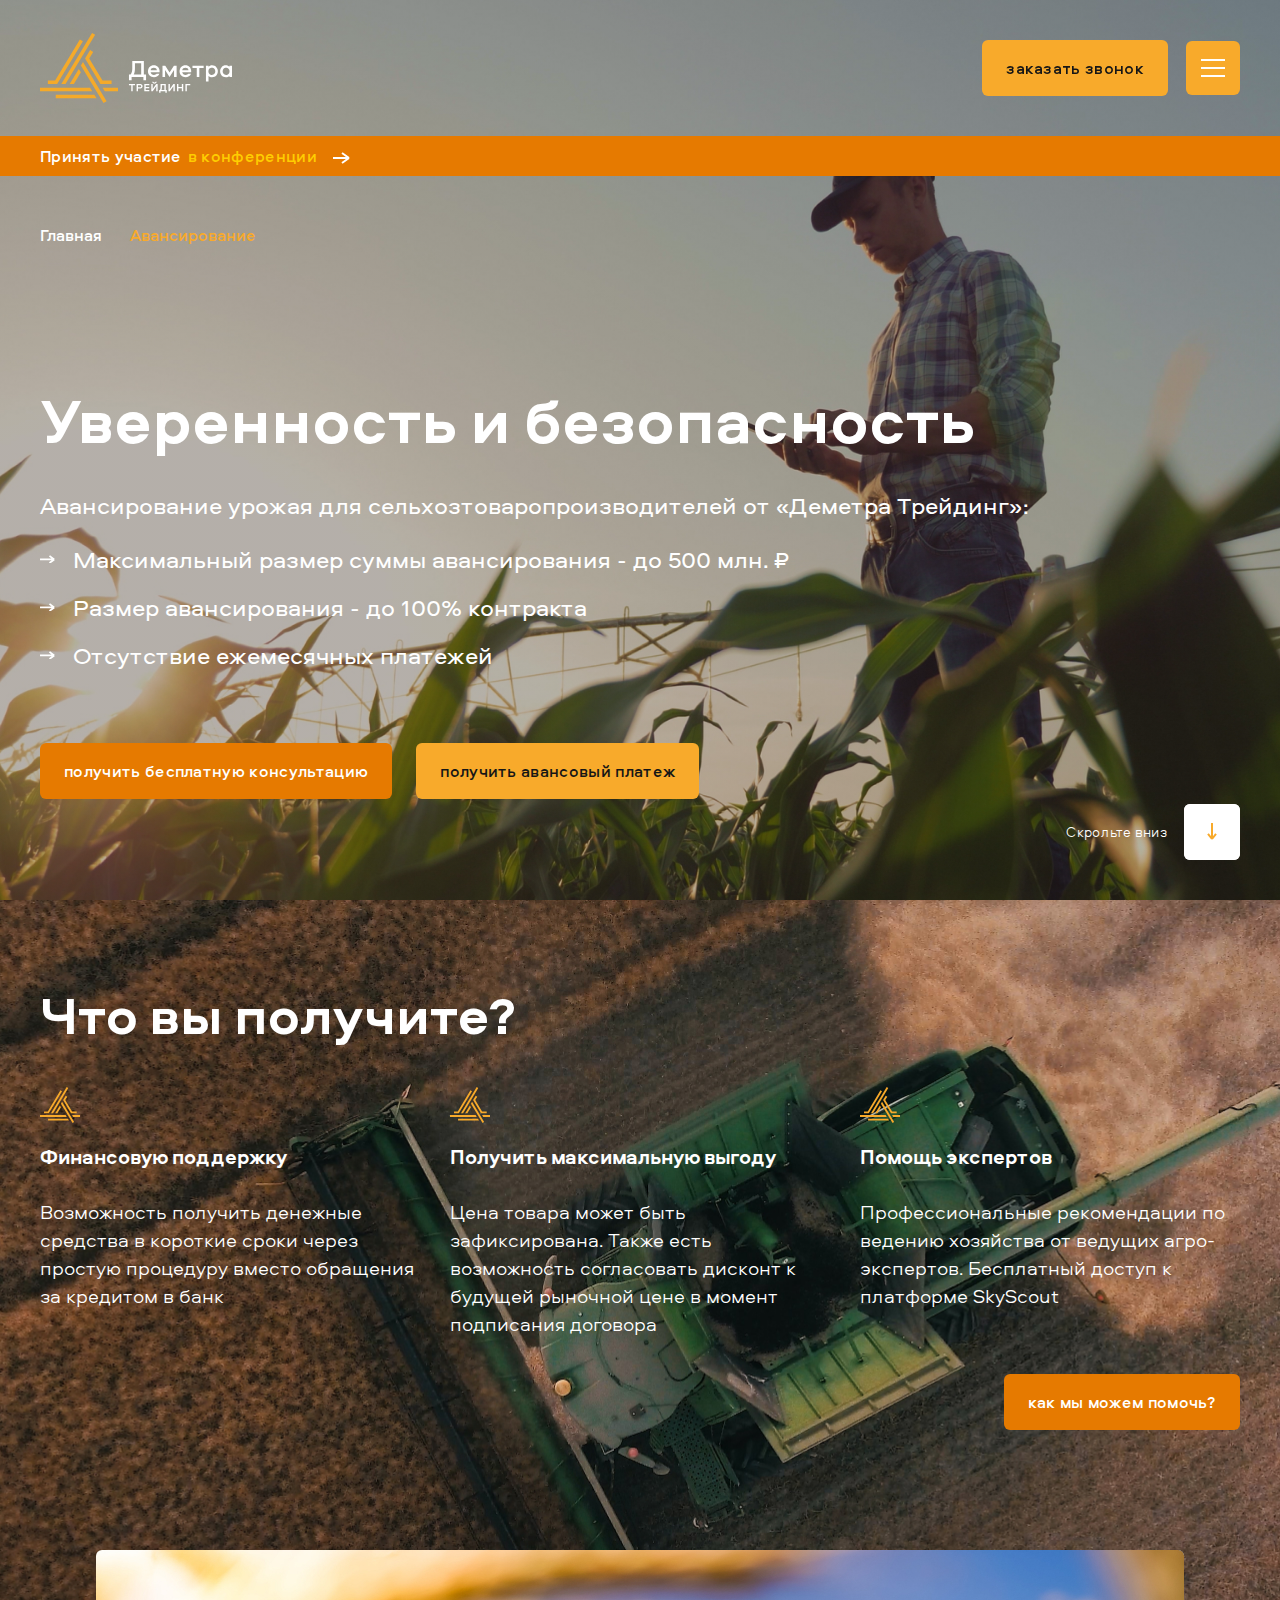
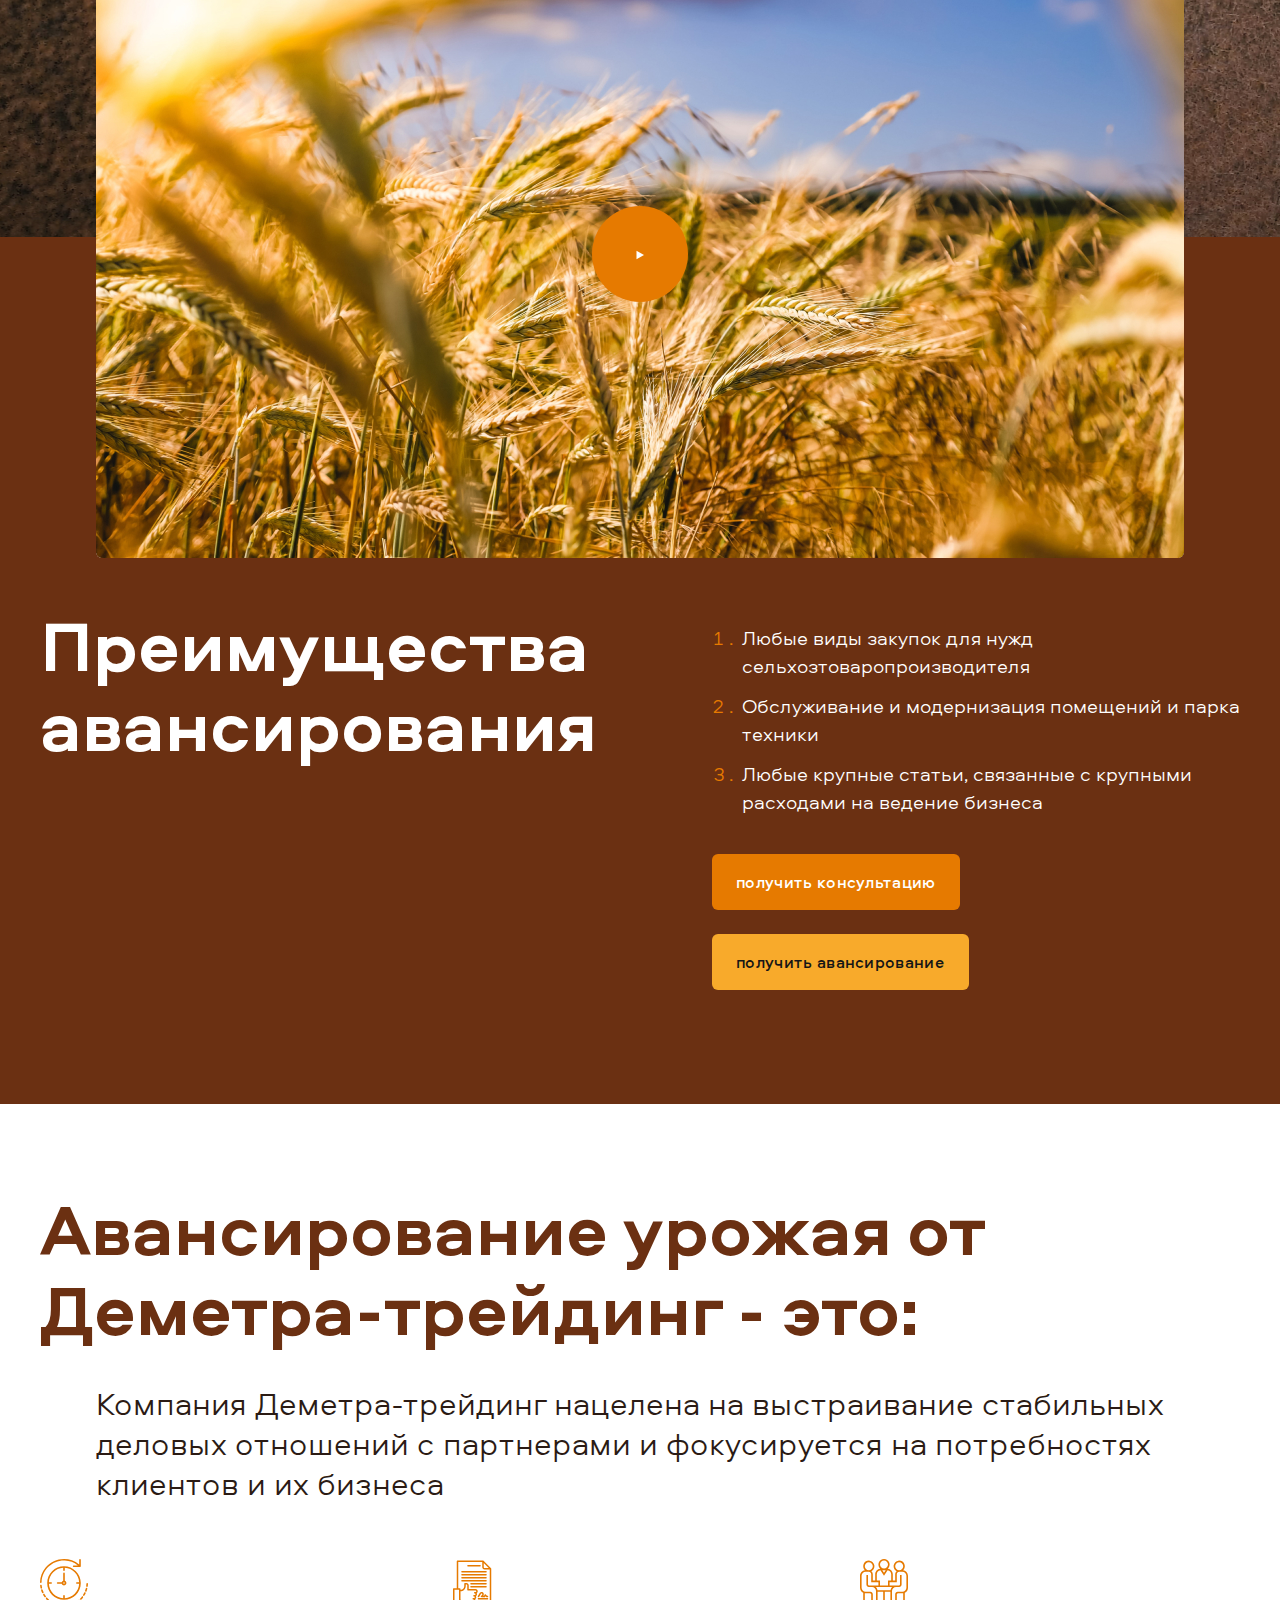
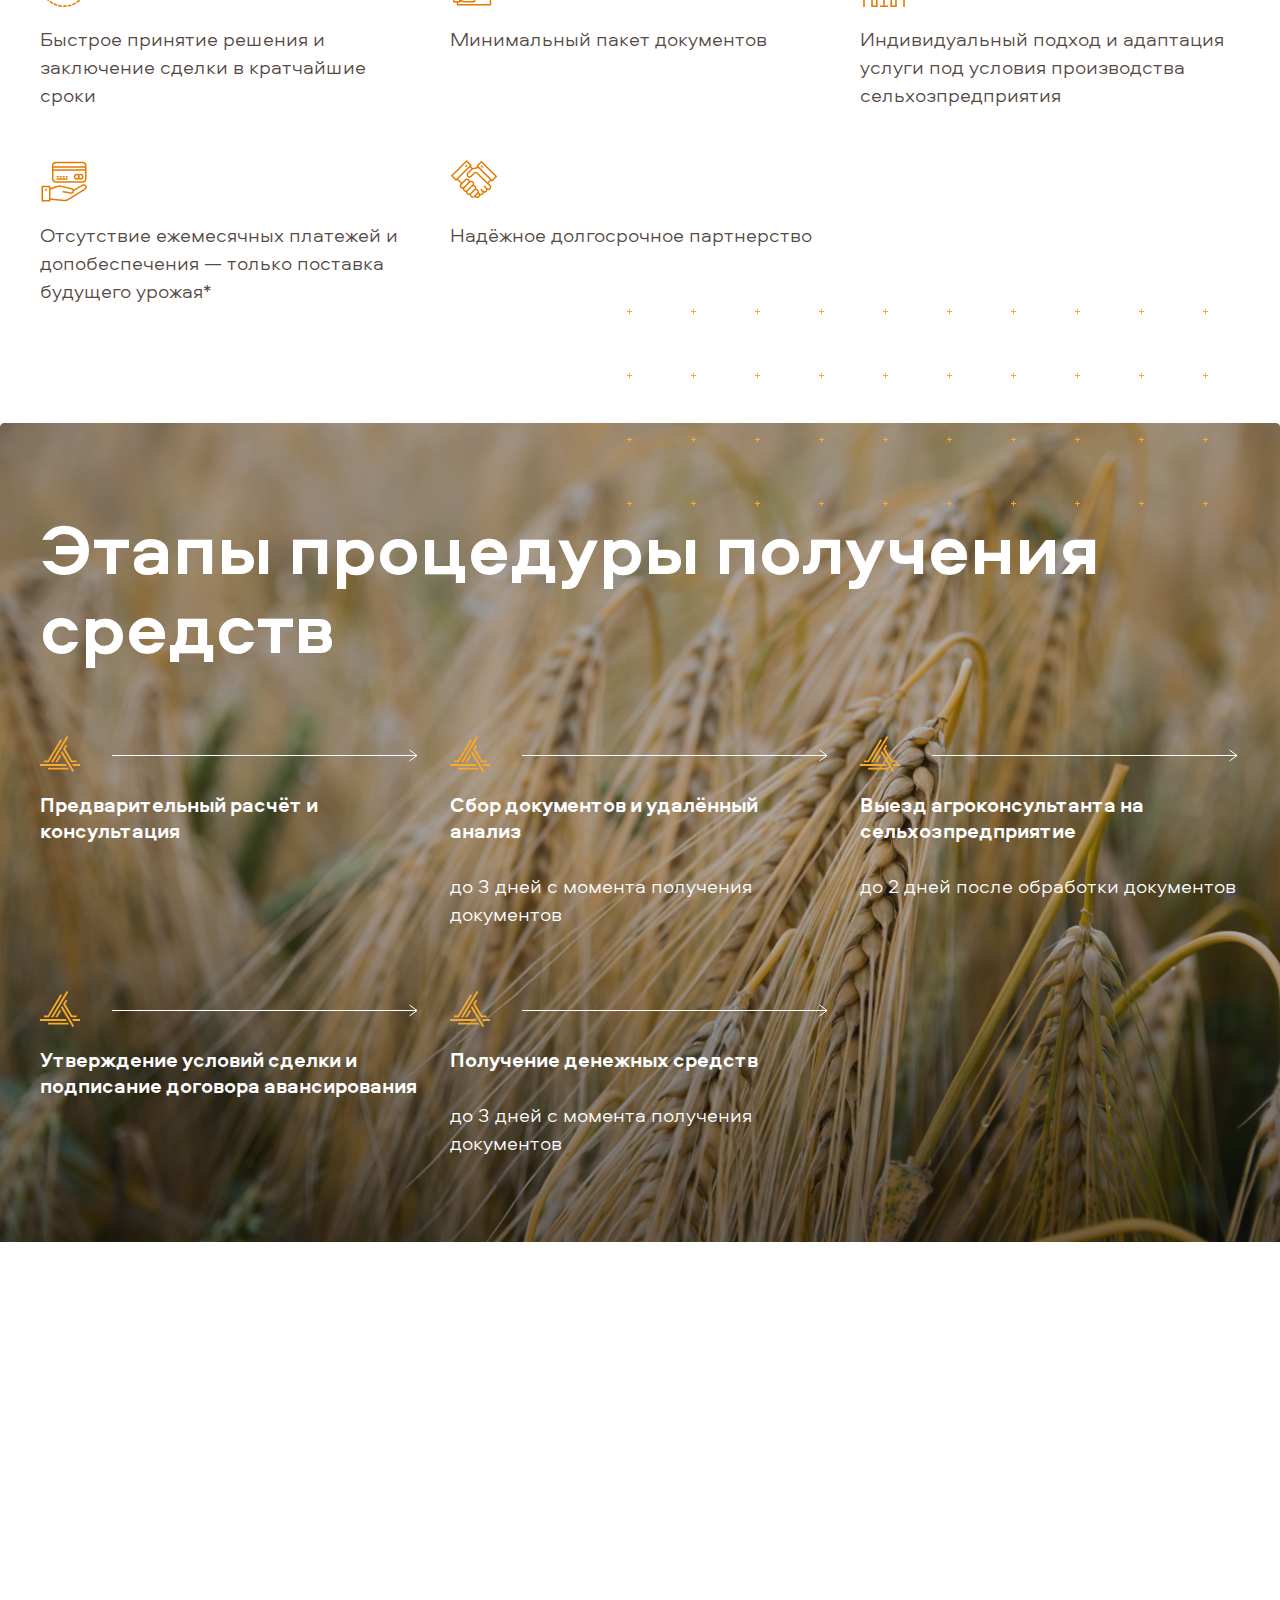
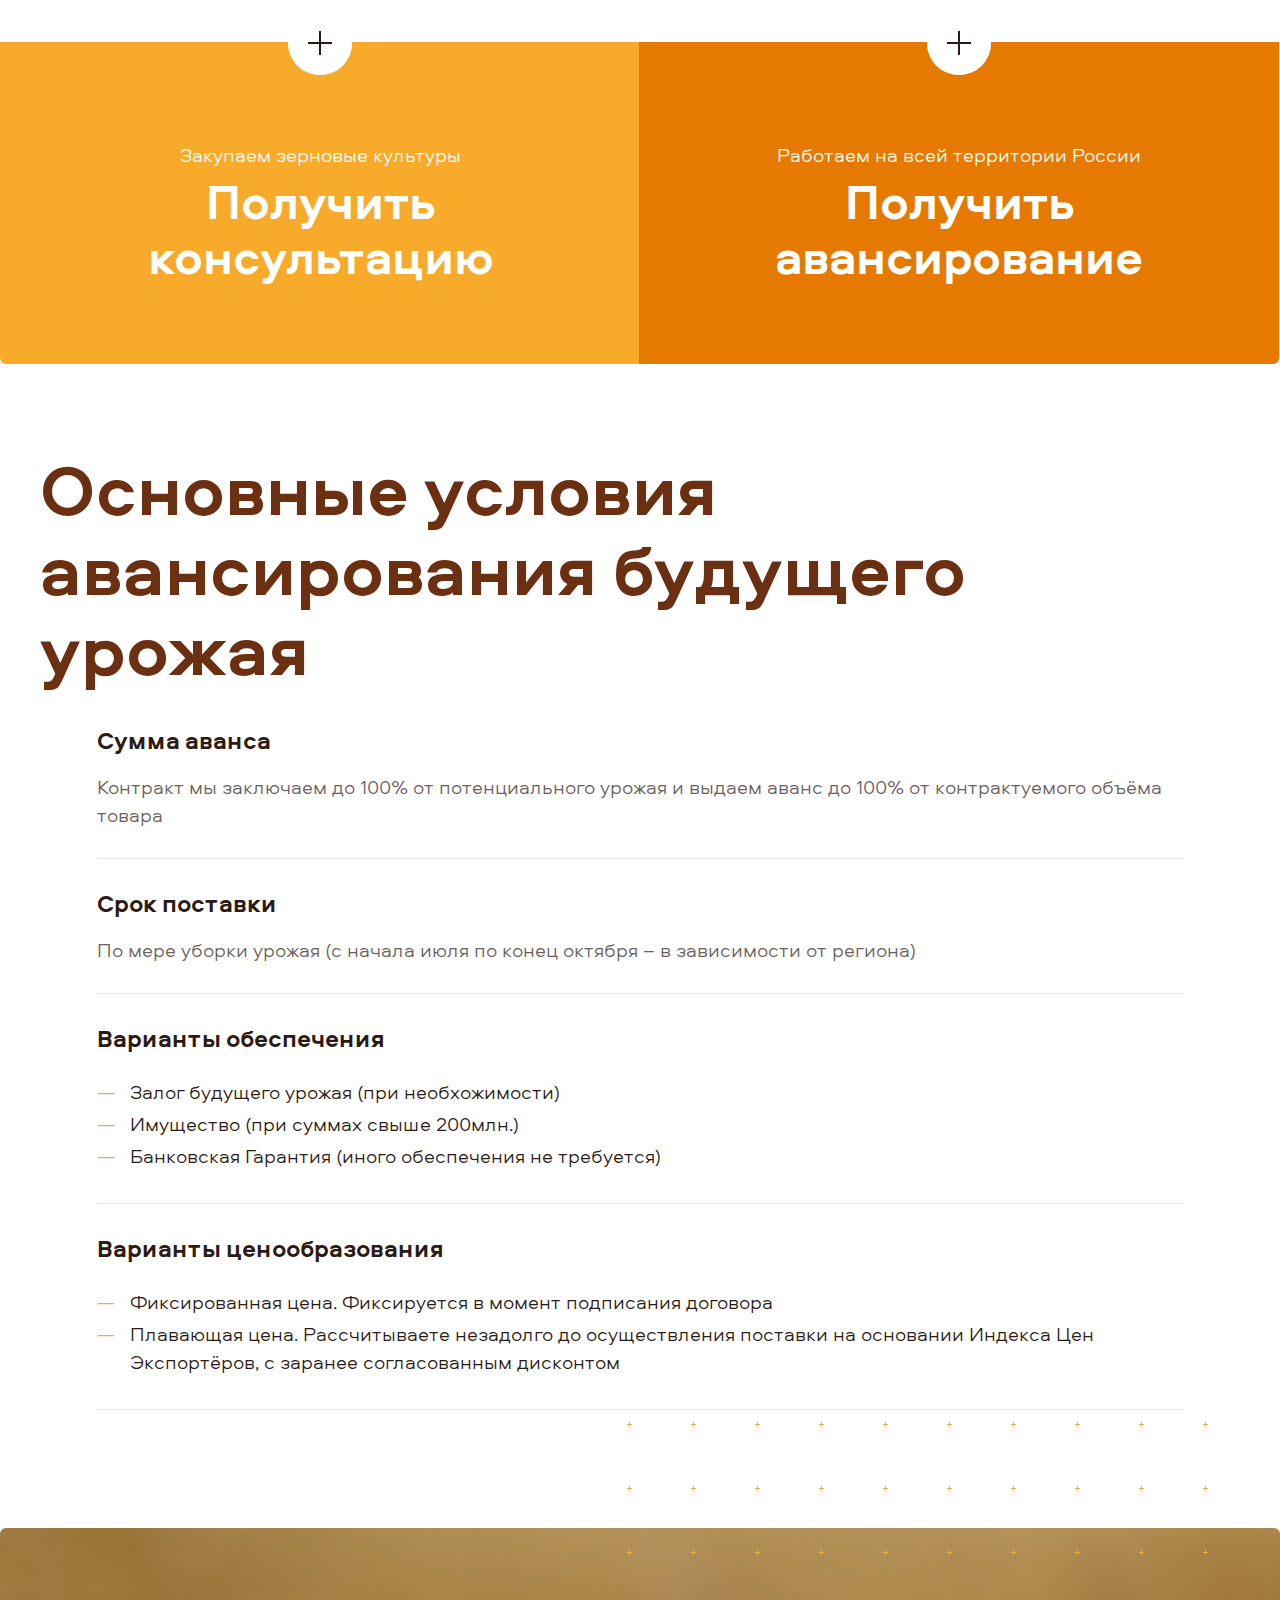
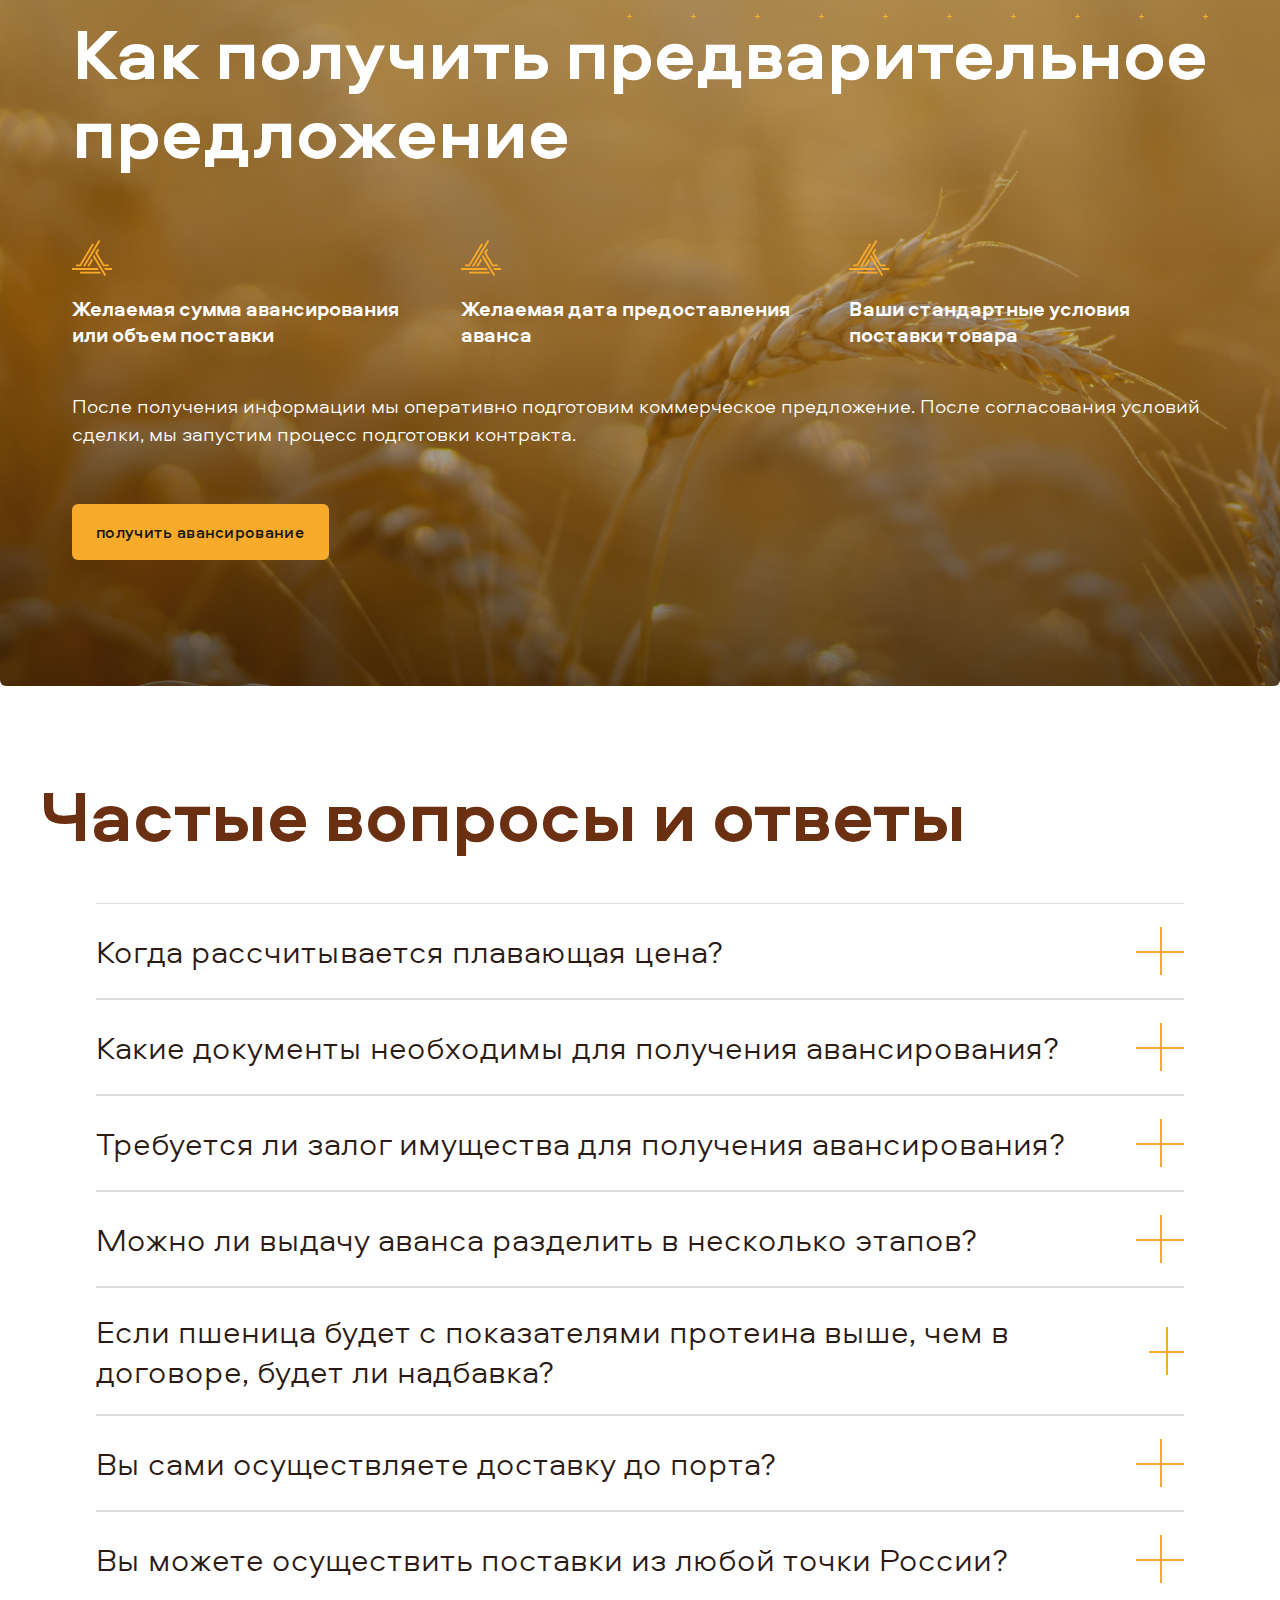
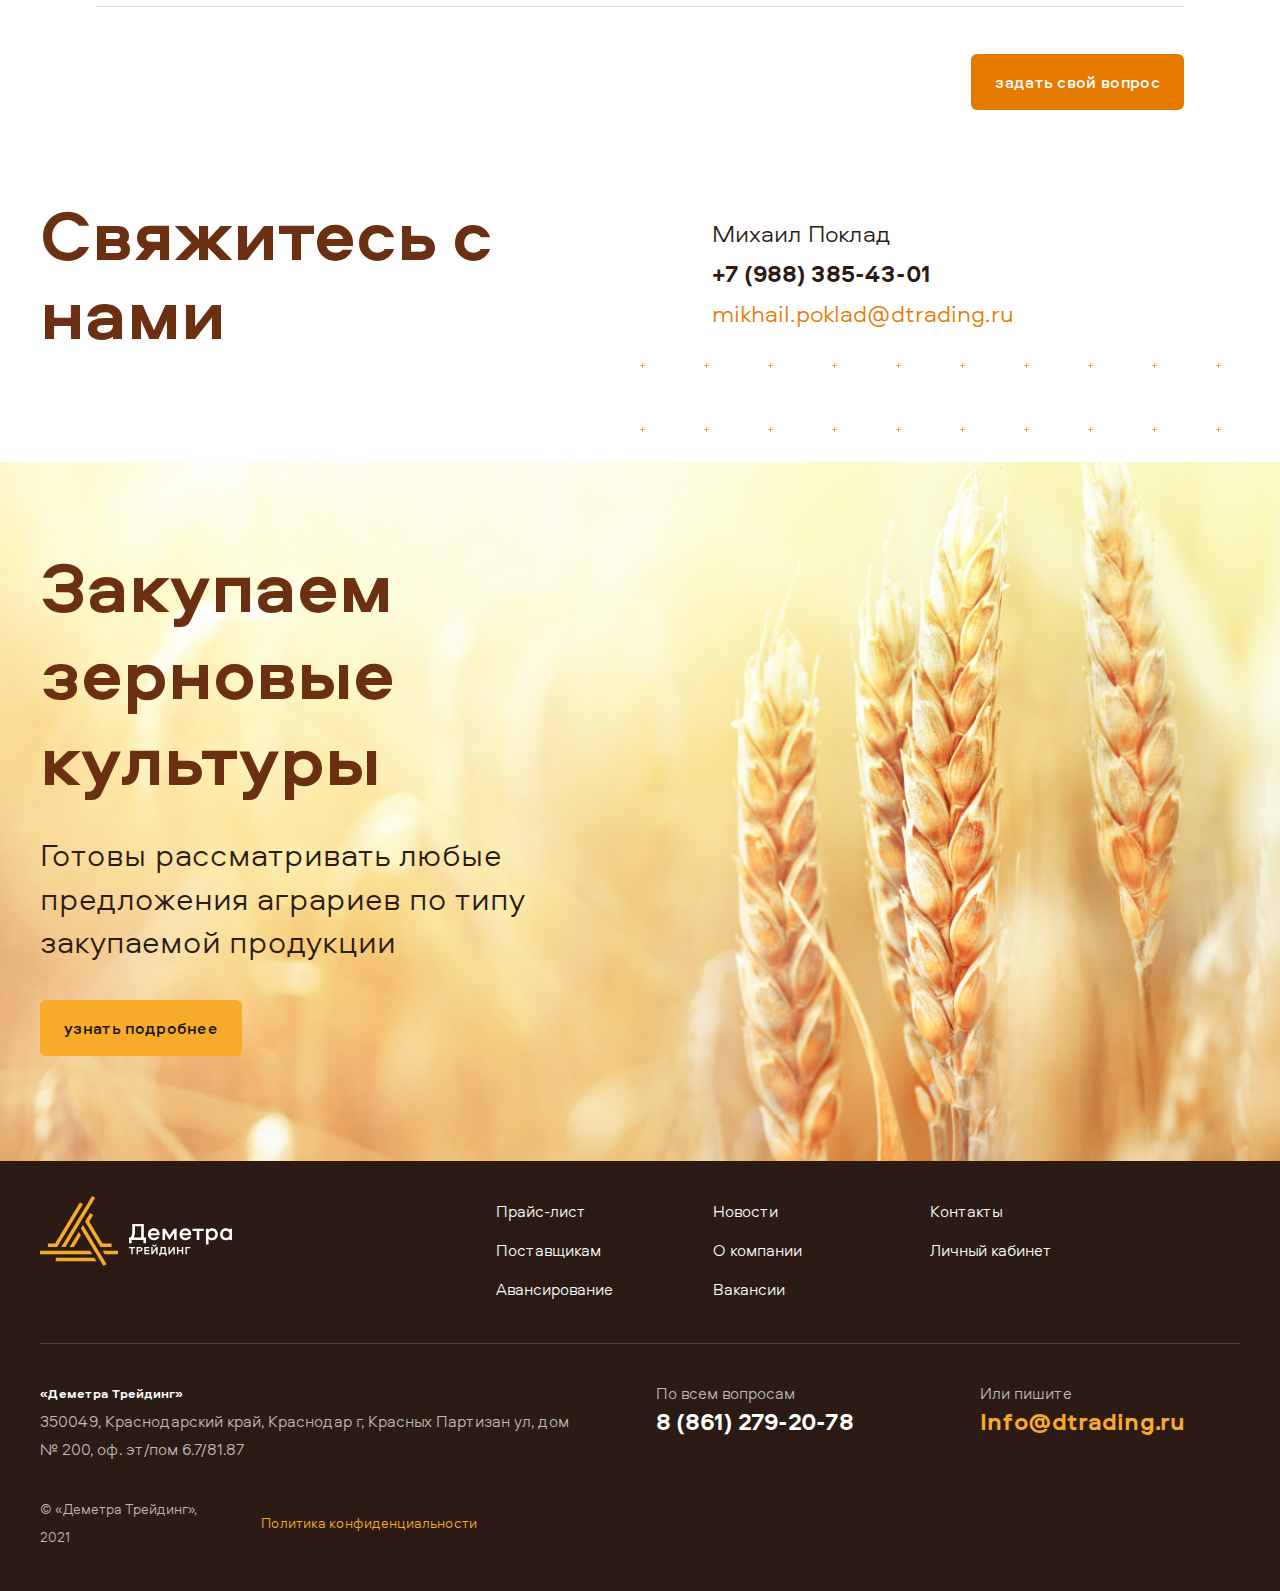
<file: index.html>
<!doctype html>
<html lang="ru">

<head>
  <!-- мета  -->
  <meta charset="UTF-8">
  <meta name="viewport" content="width=device-width, initial-scale=1.0">
  <meta http-equiv="X-UA-Compatible" content="ie=edge">
  <meta name="format-detection" content="telephone=no">
  <!-- фавиконка -->
  <link rel="icon" href="libs/favicons/favicon.ico" type="image/x-icon">
  <!-- поисковая оптимизация  -->
  <title>Авансирование урожая для сельхоз производителей от "Деметра Трейдинг"</title>
  <meta name="description"
    content="Авансирование урожая от «Деметра Трейдинг» - это выстраивание стабильных деловых отношений с партнерами и фокус на потребностях клиентов и их бизнеса.">
  <!-- стили -->
  <link rel="stylesheet" href="css/normalize.css">
  <link rel="stylesheet" href="css/main.css">
  <!-- отдельные стили для новой страницы  -->
  <link rel="stylesheet" href="css/advance.css">

</head>

<body class="home home--advance">
  <header class="header">
    <div class="wrapper wrapper--flex">
      <div class="header__wrapper">
        <!-- лого  -->
        <a href="#" class="header__logo logo">
          <img class="logo__image" src="img/logo-rus--wh.svg" alt="логотип" loading="lazy">
        </a>

        <!-- навигация  -->
        <nav class="header__navigation nav">
          <ul class="nav__list">
            <li class="nav__item"><a href="./price.html" class="nav__link">Прайс-лист</a></li>
            <li class="nav__item"><a href="./suppliers.html" class="nav__link">Поставщикам</a></li>
            <li class="nav__item"><a href="#" class="nav__link">Авансирование</a></li>
            <li class="nav__item"><a href="./news.html" class="nav__link">Новости</a></li>
            <li class="nav__item"><a href="./about.html" class="nav__link">О компании</a></li>
            <li class="nav__item"><a href="./vacancy.html" class="nav__link">Вакансии</a></li>
            <li class="nav__item"><a href="./contacts.html" class="nav__link">Контакты</a></li>
          </ul>

          <a href="#" class="button button--icon button--account" aria-label="Личный кабинет"><span>Личный
              кабинет</span>
          </a>

        </nav>

        <div class="header__buttons-group">
          <a href="javascript:;" class="button btn" data-path="dialog-window-callback"><span>Заказать звонок</span></a>

          <button class="button button-menu" type="button" aria-label="Кнопка меню">
            <span class="button-menu__toggle"></span>
          </button>
        </div>
      </div>
    </div>
    <div class="decorate-line">
      <div class="wrapper">
        <p>Принять участие <a href="javascript:;" class="btn" data-path="dialog-window-vebinar"> в конференции
            <svg width="18" height="12" viewBox="0 0 18 12" fill="none" xmlns="http://www.w3.org/2000/svg">
              <path d="M0 6H16M16 6L9 1M16 6L9 11" stroke="white" stroke-width="2" />
            </svg>

          </a></p>
      </div>
    </div>
  </header>
  <main class="main">

    <h1 class="visually-hidden">Уверенность и безопасность</h1>


    <section class="hero hero--no-slider">
      <article class="hero__slider-item">

        <div class="breadcrumbs wrapper">
          <div class="container">
            <ul class="breadcrumbs__list">
              <li class="breadcrumbs__item">
                <a href="./home.html" class="breadcrumbs__link">Главная</a>
              </li>
              <li class="breadcrumbs__item">
                <a class="breadcrumbs__link">Авансирование</a>
              </li>
            </ul>
          </div>
        </div>

        <div class="wrapper">
          <div class="container">

            <div class="hero__slider-top">
              <h2 class="hero__title">Уверенность и безопасность</h2>
            </div>


            <p class="hero__text-part hero__text-part--mod">Авансирование урожая для сельхозтоваропроизводителей от
              «Деметра Трейдинг»:</p>
            <ul class="hero__text-list list-reset">
              <li>Максимальный размер суммы авансирования - до 500 млн. ₽</li>
              <li>Размер авансирования - до 100% контракта</li>
              <li>Отсутствие ежемесячных платежей</li>
            </ul>

            <div class="content__links-wrapper">
              <a href="javascript:;" class="button button--mod-2 btn" data-path="dialog-window-callback"><span>получить бесплатную консультацию</span></a>
              <a href="javascript:;" class="button btn" data-path="dialog-window-payment"><span>получить авансовый платеж</span></a>
            </div>

          </div>
        </div>
      </article>

      <div class="hero__bottom">
        <div class="wrapper">
          <div class="container">

            <div class="hero__scroll">

              <span class="hero__label">Скрольте вниз</span>

              <button class="button button--arrow">
                <svg class="arrow" width="18" height="10" viewBox="0 0 18 10" fill="none"
                  xmlns="http://www.w3.org/2000/svg">
                  <path d="M0 5L16.0002 5M16.0002 5L10.8891 9M16.0002 5L10.8891 1" stroke-width="2" />
                  <path class="arrow__tail" d="M0 5L7 5" stroke-width="2" />
                </svg>
              </button>

            </div>
          </div>
        </div>
      </div>

    </section>

    <section class="what-you-get">
      <div class="wrapper">
        <div class="container">
          <h2 class="what-you-get__title title">Что вы получите?</h2>
          <ul class="what-you-get__list list-reset">
            <li>
              <span>Финансовую поддержку</span>
              <p>Возможность получить денежные средства в короткие сроки через простую процедуру вместо обращения за
                кредитом в банк</p>
            </li>
            <li>
              <span>Получить максимальную выгоду</span>
              <p>Цена товара может быть зафиксирована. Также есть возможность согласовать дисконт к будущей рыночной
                цене в момент подписания договора</p>
            </li>
            <li>
              <span>Помощь экспертов</span>
              <p>Профессиональные рекомендации по ведению хозяйства от ведущих агро-экспертов. Бесплатный доступ к
                платформе SkyScout</p>
            </li>
          </ul>

          <div class="content__links-wrapper">
            <a href="#" class="button button--mod-2"><span>как мы можем помочь?</span></a>
          </div>

          <div class="video-box">
            <button class="button btn" data-path="dialog-window-video">
              <span><svg width="8" height="10" viewBox="0 0 8 10" fill="none" xmlns="http://www.w3.org/2000/svg">
                  <path d="M8 5L0.5 9.33013L0.5 0.669872L8 5Z" fill="white" />
                </svg>
              </span>
            </button>
          </div>

        </div>

      </div>
    </section>

    <section class="advant-advances">
      <div class="wrapper">
        <div class="container">
          <h2 class="title">Преимущества авансирования</h2>
          <div class="advant-advances__wrap">
            <ol>
              <li>Любые виды закупок для нужд сельхозтоваропроизводителя</li>
              <li>Обслуживание и модернизация помещений и парка техники</li>
              <li>Любые крупные статьи, связанные с крупными расходами на ведение бизнеса</li>
            </ol>

            <div class="content__links-wrapper">
              <a href="javascript:;" class="button button--mod-2 btn" data-path="dialog-window-callback"><span>получить консультацию</span></a>
              <a href="javascript:;" class="button btn" data-path="dialog-window-advance"><span>получить авансирование</span></a>
            </div>
          </div>
        </div>
      </div>
    </section>

    <section class="simple-cont">
      <div class="wrapper">
        <div class="container">
          <h2 class="title">Авансирование урожая от Деметра-трейдинг - это:</h2>
          <p class="subtitle">Компания Деметра-трейдинг нацелена на выстраивание стабильных деловых отношений с
            партнерами и фокусируется на потребностях клиентов и их бизнеса
          </p>

          <ul class="simple-cont__flex-list list-reset">
            <li>
              <img src="img/icons/simple-cont-1.svg" alt="">
              <p>Быстрое принятие решения и заключение сделки в кратчайшие сроки</p>
            </li>
            <li>
              <img src="img/icons/simple-cont-2.svg" alt="">
              <p>Минимальный пакет документов</p>
            </li>
            <li>
              <img src="img/icons/simple-cont-3.svg" alt="">
              <p>Индивидуальный подход и адаптация услуги под условия производства сельхозпредприятия</p>
            </li>
            <li>
              <img src="img/icons/simple-cont-4.svg" alt="">
              <p>Отсутствие ежемесячных платежей и допобеспечения — только поставка будущего урожая*</p>
            </li>
            <li>
              <img src="img/icons/simple-cont-5.svg" alt="">
              <p>Надёжное долгосрочное партнерство</p>
            </li>
          </ul>
        </div>
      </div>
    </section>

    <section class="steps-funds">
      <div class="wrapper">
        <div class="container">
          <h2 class="title">Этапы процедуры получения средств</h2>

          <ul class="steps-funds__list list-reset">
            <li>
              <div class="dec-arrow">
                <img src="img/logo/1.svg" alt="">
                <span>
                  <svg width="25" height="13" viewBox="0 0 25 13" fill="none" xmlns="http://www.w3.org/2000/svg">
                    <path d="M0.5 6.5H24M24 6.5L16.5116 1M24 6.5L16.5116 12" stroke="white" />
                  </svg>
                </span>
              </div>
              <div class="steps-funds__txt-wrap">
              <strong>Предварительный расчёт и консультация</strong>
            </div>
            </li>
            <li>
              <div class="dec-arrow">
                <img src="img/logo/1.svg" alt="">
                <span>
                  <svg width="25" height="13" viewBox="0 0 25 13" fill="none" xmlns="http://www.w3.org/2000/svg">
                    <path d="M0.5 6.5H24M24 6.5L16.5116 1M24 6.5L16.5116 12" stroke="white" />
                  </svg>
                </span>
              </div>
              <div class="steps-funds__txt-wrap">
                <strong>Сбор документов и удалённый анализ</strong>
              <p>до 3 дней с момента получения документов</p>
              </div>
              
            </li>
            <li>
              <div class="dec-arrow">
                <img src="img/logo/1.svg" alt="">
                <span>
                  <svg width="25" height="13" viewBox="0 0 25 13" fill="none" xmlns="http://www.w3.org/2000/svg">
                    <path d="M0.5 6.5H24M24 6.5L16.5116 1M24 6.5L16.5116 12" stroke="white" />
                  </svg>
                </span>
              </div>
              <div class="steps-funds__txt-wrap">
              <strong>Выезд агроконсультанта на сельхозпредприятие</strong>
              <p>до 2 дней после обработки документов</p>
            </div>
            </li>
            <li>
              <div class="dec-arrow">
                <img src="img/logo/1.svg" alt="">
                <span>
                  <svg width="25" height="13" viewBox="0 0 25 13" fill="none" xmlns="http://www.w3.org/2000/svg">
                    <path d="M0.5 6.5H24M24 6.5L16.5116 1M24 6.5L16.5116 12" stroke="white" />
                  </svg>
                </span>
              </div>
              <div class="steps-funds__txt-wrap">
              <strong>Утверждение условий сделки и подписание договора авансирования</strong>
            </div>
            </li>
            <li>
              <div class="dec-arrow">
                <img src="img/logo/1.svg" alt="">
                <span>
                  <svg width="25" height="13" viewBox="0 0 25 13" fill="none" xmlns="http://www.w3.org/2000/svg">
                    <path d="M0.5 6.5H24M24 6.5L16.5116 1M24 6.5L16.5116 12" stroke="white" />
                  </svg>
                </span>
              </div>
              <div class="steps-funds__txt-wrap">
              <strong>Получение денежных средств</strong>
              <p>до 3 дней с момента получения документов</p>
              </div>
            </li>
          </ul>
        </div>
      </div>
    </section>

    <section class="promo">
      <h2 class="visually-hidden">Сотрудничество и консультации</h2>

      <ul class="promo__list">
        <li class="promo__item">
          <img src="img/promo/1.jpg" alt="фото" class="promo__img" width="920" height="576" loading="lazy">
          <a href="javascript:;" class="promo__details btn" data-path="dialog-window-callback">
            <h3 class="promo__title">Закупаем зерновые культуры</h3>
            <p class="promo__text">Получить консультацию</p>
            <span class="button-round">
              <div class="cbk-phone-circle"></div>
              <div class="cbk-phone-second_circle"></div>
              <div class="cbk-phone-third_circle"></div>
            </span>
          </a>
        </li>
        <li class="promo__item promo__item--mod">
          <img src="img/promo/2.jpg" alt="фото" class="promo__img" width="920" height="576" loading="lazy">
          <a href="javascript:;" class="promo__details promo__details--mod btn" data-path="dialog-window-advance">
            <h3 class="promo__title">Работаем на всей территории России</h3>
            <p class="promo__text">Получить авансирование</p>
            <span class="button-round">
              <div class="cbk-phone-circle"></div>
              <div class="cbk-phone-second_circle"></div>
              <div class="cbk-phone-third_circle"></div>
            </span>
          </a>
        </li>
      </ul>

    </section>

    <section class="simple-cont">
      <div class="wrapper">
        <div class="container">
          <h2 class="title title--mod">Основные условия авансирования будущего урожая</h2>

          <ul class="simple-cont__list list-reset">
            <li class="simple-cont__item">
              <strong>Сумма аванса</strong>
              <p>Контракт мы заключаем до 100% от потенциального урожая и выдаем аванс до 100% от контрактуемого объёма
                товара</p>
            </li>
            <li class="simple-cont__item">
              <strong>Срок поставки</strong>
              <p>По мере уборки урожая (с начала июля по конец октября – в зависимости от региона)</p>
            </li>
            <li class="simple-cont__item">
              <strong>Варианты обеспечения</strong>
              <ul class="simple-cont__sublist">
                <li>Залог будущего урожая (при необхожимости)</li>
                <li>Имущество (при суммах свыше 200млн.)</li>
                <li>Банковская Гарантия (иного обеспечения не требуется)</li>
              </ul>
            </li>
            <li class="simple-cont__item">
              <strong>Варианты ценообразования</strong>
              <ul class="simple-cont__sublist">
                <li>Фиксированная цена. Фиксируется в момент подписания договора</li>
                <li>Плавающая цена. Рассчитываете незадолго до осуществления поставки на основании Индекса Цен
                  Экспортёров, с заранее согласованным дисконтом</li>
              </ul>
            </li>
          </ul>
        </div>
      </div>
    </section>

    <section class="steps-funds steps-funds--mod">
      <div class="wrapper">
        <div class="container">
          <h2 class="title">Как получить предварительное предложение</h2>

          <ul class="steps-funds__list list-reset">
            <li>
              <div class="dec-arrow">
                <img src="img/logo/1.svg" alt="">
              </div>
              <strong>Желаемая сумма авансирования или объем поставки</strong>
            </li>
            <li>
              <div class="dec-arrow">
                <img src="img/logo/1.svg" alt="">

              </div>
              <strong>Желаемая дата предоставления аванса</strong>

            </li>
            <li>
              <div class="dec-arrow">
                <img src="img/logo/1.svg" alt="">

              </div>
              <strong>Ваши стандартные условия поставки товара</strong>
            </li>
          </ul>

          <p class="just-text">После получения информации мы оперативно подготовим коммерческое предложение. После
            согласования условий сделки, мы запустим процесс подготовки контракта.</p>

          <div class="content__links-wrapper">
            <a href="javascript:;" class="button btn" data-path="dialog-window-advance"><span>получить авансирование</span></a>
          </div>
        </div>
      </div>
    </section>

    <section class="faq-sect">
      <div class="wrapper">
        <div class="container">
          <h2 class="faq-sect__title title">Частые вопросы и ответы</h2>

          <div class="faq-sect__list">
            <div class="price-content__elevator custom-accordion custom-accordion--top">
              <button class="custom-accordion__button">
                <h3 class="faq-sect__question">Когда рассчитывается плавающая цена?</h3>
                <span class="button-plus"></span>
              </button>
              <div class="custom-accordion__content faq-sect__ansver">
                <p>Цена без НДС поставляемого по Заказу Товара определяется в рублях за тонну:</p>
                <p>по следующей или иной указанной в Заказе формуле («Расчетная Цена» или «РЦ»):</p>
                <h3>Расчетная Цена = БЦ – ТР – Дисконт, где:</h3>
                <ol type="I">
                  <li>Базовая цена (“БЦ”) – среднее арифметическое цен без НДС на соответствующую дату в течение периода
                    времени, указанного в соответствующем Заказе («Период публикации БЦ»), указанных в прайс листах на
                    следующих сайтах:
                    <ul>
                      <li><a href="https://www.cargill.ru/ru/каргилл-россия-прайс-лист-ksk" target="_blank">сайт Группы Cargill</a>, используется цена на пшеницу 4 класса, протеин 12.5% мин, пункт выгрузки -
                        терминал
                        КСК, действующая на 12-00 московского времени соответствующего дня Периода публикации БЦ;</li>
                      <li><a href="https://www.glencoreagro.ru/ru/price-list/Pages/Taman.aspx"  target="_blank">сайт Группы Glencore</a>, используется цена на пшеницу 4 класса, протеин 12.5% мин, пункт выгрузки -
                        терминал
                        Тамань, действующая на 12-00 московского времени соответствующего дня Периода публикации БЦ;</li>
                      <li><a href="https://www.mgresources.ru/price/" target="_blank">сайт Покупателя</a>, используется цена на пшеницу 4 класса, протеин 12.5% мин, пункт выгрузки
                        терминал НЗТ,
                        действующая на 12-00 московского времени соответствующего дня Периода публикации БЦ; и</li>
                      <li><a href="http://ozk-yug.ru/pao_nkkhp" target="_blank">сайт ООО «ОЗК-Юг»</a>, используется цена на пшеницу 4 класса, протеин 12.5% мин, пункт выгрузки
                        терминал НКХП,
                        действующая на 12-00 московского времени соответствующего дня Периода публикации БЦ.</li>
                    </ul>
                    <h3>При этом:</h3>
                    <ul>
                      <li>если на соответствующую дату в течение Периода публикации БЦ цены опубликованы на всех сайтах,
                        указанных
                        выше (здесь и ниже, или, в случаях, если такая информация на них более не публикуется - на иных
                        сайтах,
                        где такая информация такими компаниями/группами компаний публикуется), то БЦ определяется как
                        среднее из
                        двух цен, после исключения самой высокой и самой низкой цены; при совпадении самой высокой или
                        самой
                        низкой цены на нескольких сайтах, вычитание производится таким образом, чтобы остались две цены
                        для
                        вычисления среднего значения; в случае если все цены совпадают, то усреднение/вычитание не
                        требуется и не
                        производится;</li>
                      <li>если на соответствующую дату в течение Периода публикации БЦ цены опубликованы только на трех
                        сайтах из
                        указанных выше, то БЦ определяется как среднее из всех трех цен;</li>
                      <li>если на соответствующую дату в течение Периода публикации БЦ Ц цены опубликованы только на двух
                        сайтах из
                        указанных выше, то БЦ определяется как среднее двух цен;</li>
                      <li>если если на соответствующую дату в течение Периода публикации БЦ цены опубликованы только на
                        одном сайте
                        из указанных выше или вообще не публиковались, то БЦ определяется как цена, указанная в последнем
                        доступном на дату, предшествующую дате начала Периода публикации БЦ, отчете ИКАР «ИКАР. Зерно.
                        Оперативный
                        обзор».</li>
                    </ul>
                    <h3>Базисом БЦ является CPT Новороссийск/Тамань/Туапсе, протеин 12,5%.</h3>
                  </li>
                  <li>ТР – транспортные расходы на перевозку Товара от места его передачи Покупателю до места,
                    используемого
                    в качестве базиса для расчета БЦ, включая расходы на выпуск карантинных сертификатов, потери в пути и
                    экспедирование, в указанном в Заказе размере (любое неотрицательное число, в Заказе вместо
                    фиксированной
                    величины может быть указан способ определения ТР на соответствующую дату).
                  </li>
                  <li>Дисконт – сумма скидки в рублях за тонну, указанная в Заказе.</li>
                </ol>
              </div>
            </div>
  
            <div class="price-content__elevator custom-accordion">
              <button class="custom-accordion__button">
                <h3 class="faq-sect__question">Какие документы необходимы для получения авансирования?</h3>
                <span class="button-plus"></span>
              </button>
              <div class="custom-accordion__content faq-sect__ansver">
                <h3>Ознакомьтесь со списком необходимых документов:</h3>
                <ul>
                  <li><a href="./upload/anketa-new.docx" download="">Анкета контрагента</a></li>
                  <li><a href="./upload/otv-new.doc" download="">Письмо об ответственности общее</a></li>
                  <li><a href="./upload/spravka.xlsx" download="">Приложение 1_Справка по текущим обязательствам клиента</a></li>
                  <li><a href="./upload/spisok-dokumentov-ot-SHTP-avans.docx" download="">Список документов от СХТП - аванс</a></li>
                </ul>
              </div>
            </div>
  
            <div class="price-content__elevator custom-accordion">
              <button class="custom-accordion__button">
                <h3 class="faq-sect__question">Требуется ли залог имущества для получения авансирования?</h3>
                <span class="button-plus"></span>
              </button>
              <div class="custom-accordion__content faq-sect__ansver">
                <p>При сумме авансирования до 200 млн., обеспечения в виде имущества не требуется.</p>
              </div>
            </div>
  
            <div class="price-content__elevator custom-accordion">
              <button class="custom-accordion__button">
                <h3 class="faq-sect__question">Можно ли выдачу аванса разделить в несколько этапов?</h3>
                <span class="button-plus"></span>
              </button>
              <div class="custom-accordion__content faq-sect__ansver">
                <p>Да, при расчёте Дисконта мы можем проставить даты транша на те периоды, когда они вам будут необходимы.</p>
              </div>
            </div>
  
            <div class="price-content__elevator custom-accordion">
              <button class="custom-accordion__button">
                <h3 class="faq-sect__question">Если пшеница будет с показателями протеина выше, чем в договоре, будет ли надбавка?</h3>
                <span class="button-plus"></span>
              </button>
              <div class="custom-accordion__content faq-sect__ansver">
                <p>В Заказе может быть предусмотрена надбавка/скидка к цене Товара для случаев, когда фактическое содержание протеина или иного параметра поставленного товара, для которого в заказе установлено базисное значение отличается от такого базисного значения.</p>
              </div>
            </div>
  
            <div class="price-content__elevator custom-accordion">
              <button class="custom-accordion__button">
                <h3 class="faq-sect__question">Вы сами осуществляете доставку до порта?</h3>
                <span class="button-plus"></span>
              </button>
              <div class="custom-accordion__content faq-sect__ansver">
                <p>В рамках данного продукты мы используем Базисы поставки: EXW;CPT;FCA; в случае, если СХТП находится в ЮФО, то мы можем осуществить доставку «со склада». В иных случаях, Вы можете воспользоваться услугами элеватора, а мы в свою очередь организуем ЖД логистику.</p>
                <p>Список уже аккредитованных элеваторов <a href="./upload/spisok_elevatorov.pdf" target="_blank">Здесь</a>.</p>
              </div>
            </div>
  
            <div class="price-content__elevator custom-accordion custom-accordion--last">
              <button class="custom-accordion__button">
                <h3 class="faq-sect__question">Вы можете осуществить поставки из любой точки России?</h3>
                <span class="button-plus"></span>
              </button>
              <div class="custom-accordion__content faq-sect__ansver">
                <p>Да, мы работаем по всей территории РФ.</p>
              </div>
            </div>

            <div class="content__links-wrapper">
              <a href="javascript:;" class="button button--mod-2 btn" data-path="dialog-window-callback"><span>задать свой вопрос</span></a>
            </div>
          </div>

        </div>
      </div>
    </section>

    <section class="cont-us">
      <div class="wrapper">
        <div class="container">
          <div class="cont-us__left">
            <h2 class="title">Свяжитесь с нами</h2>
          </div>
          <div class="cont-us__details">
            <p class="cont-us__name">Михаил Поклад</p>
            <a class="cont-us__tel" href="tel:+79883854301">+7 (988) 385-43-01</a>
            <a class="cont-us__mail" href="mailto:mikhail.poklad@dtrading.ru">mikhail.poklad@dtrading.ru</a>
          </div>
        </div>
      </div>
    </section>

    <section class="selling-block">
      <img class="selling-block__picture" src="img/bg/hotline-2.jpg" alt="фоновая картинка">
      <div class="wrapper">
        <div class="selling-block__content">
          <h2 class="title title--mod">Закупаем зерновые культуры</h2>
          <p class="content__subtile">Готовы рассматривать любые предложения аграриев по типу закупаемой продукции</p>
          <a href="javascript:;" class="button btn" data-path="dialog-window-callback"><span>Узнать подробнее</span></a>
        </div>
      </div>
    </section>

  </main>

  <!-- модальные окна  -->
  <div class="modals">
    <div class="modal-overlay">

      <!-- заказать звонок  -->
      <section class="modal" data-target="dialog-window-callback">

        <h3 class="modal__title title title--mod">Заказать звонок</h3>

        <form class="custom-form" action="">

          <div class="custom-form__items-wrapper">

            <p class="custom-form__item">
              <label for="custom-name">ФИО</label>
              <input type="text" name="name" id="custom-name">
            </p>
            <p class="custom-form__item">
              <label for="custom-tel">Телефон</label>
              <input type="email" name="tel" id="custom-tel">
            </p>

          </div>

          <div class="g-recaptcha" data-sitekey="">
            <img src="img/recapcha.jpg" alt="рекапча">
          </div>

          <div class="custom-form__footer">
            <label class="custom-form__label custom-form__label--accept">

              <input class="visually-hidden" type="checkbox" name="confirm" checked="">

              <span class="custom-form__politic">Я принимаю условия <a href="javascript:;">Политики конфиденциальности</a></span>
            </label>
          </div>

          <button class="form__button button button--arrow" type="submit"><span>отправить</span>
            <svg class="arrow" width="18" height="10" viewBox="0 0 18 10" fill="none"
              xmlns="http://www.w3.org/2000/svg">
              <path d="M0 5L16.0002 5M16.0002 5L10.8891 9M16.0002 5L10.8891 1" stroke-width="2"></path>
              <path class="arrow__tail" d="M0 5L7 5" stroke-width="2"></path>
            </svg></button>


        </form>



        <button class="modal-close button" type="button">
          <span></span>
        </button>

      </section>

      <!-- принять участие в вебинаре  -->
      <section class="modal" data-target="dialog-window-vebinar">

        <h3 class="modal__title title title--mod">Принять участие в вебинаре</h3>

        <form class="custom-form" action="">

          <div class="custom-form__items-wrapper">

            <p class="custom-form__item">
              <label for="custom-name">ФИО</label>
              <input type="text" name="name" id="custom-name">
            </p>

            <p class="custom-form__item">
              <label for="custom-email">E-mail</label>
              <input type="email" name="email" id="custom-email">
            </p>

            <p class="custom-form__item">
              <label for="custom-tel">Телефон</label>
              <input type="email" name="tel" id="custom-tel">
            </p>

          </div>

          <div class="g-recaptcha" data-sitekey="">
            <img src="img/recapcha.jpg" alt="рекапча">
          </div>

          <div class="custom-form__footer">
            <label class="custom-form__label custom-form__label--accept">

              <input class="visually-hidden" type="checkbox" name="confirm" checked="">

              <span class="custom-form__politic">Я принимаю условия <a href="javascript:;">Политики конфиденциальности</a></span>
            </label>
          </div>

          <button class="form__button button button--arrow" type="submit"><span>отправить заявку</span>
            <svg class="arrow" width="18" height="10" viewBox="0 0 18 10" fill="none"
              xmlns="http://www.w3.org/2000/svg">
              <path d="M0 5L16.0002 5M16.0002 5L10.8891 9M16.0002 5L10.8891 1" stroke-width="2"></path>
              <path class="arrow__tail" d="M0 5L7 5" stroke-width="2"></path>
            </svg></button>


        </form>



        <button class="modal-close button" type="button">
          <span></span>
        </button>

      </section>

      <!-- Получить авансовый платеж  -->
      <section class="modal" data-target="dialog-window-payment">
        <h3 class="modal__title title title--mod">Получить авансовый платеж</h3>
        <form class="custom-form" action="">
          <div class="custom-form__items-wrapper">
            <p class="custom-form__item">
              <label for="custom-name">ФИО</label>
              <input type="text" name="name" id="custom-name">
            </p>

            <p class="custom-form__item">
              <label for="custom-email">E-mail</label>
              <input type="email" name="email" id="custom-email">
            </p>

            <p class="custom-form__item">
              <label for="custom-tel">Телефон</label>
              <input type="email" name="tel" id="custom-tel">
            </p>
          </div>

          <div class="g-recaptcha" data-sitekey="">
            <img src="img/recapcha.jpg" alt="рекапча">
          </div>

          <div class="custom-form__footer">
            <label class="custom-form__label custom-form__label--accept">
              <input class="visually-hidden" type="checkbox" name="confirm" checked="">
              <span class="custom-form__politic">Я принимаю условия <a href="javascript:;">Политики конфиденциальности</a></span>
            </label>
          </div>

          <button class="form__button button button--arrow" type="submit"><span>отправить заявку</span>
            <svg class="arrow" width="18" height="10" viewBox="0 0 18 10" fill="none"
              xmlns="http://www.w3.org/2000/svg">
              <path d="M0 5L16.0002 5M16.0002 5L10.8891 9M16.0002 5L10.8891 1" stroke-width="2"></path>
              <path class="arrow__tail" d="M0 5L7 5" stroke-width="2"></path>
            </svg></button>

        </form>



        <button class="modal-close button" type="button">
          <span></span>
        </button>

      </section>

      <!-- Получить авансирование  -->
      <section class="modal" data-target="dialog-window-advance">
        <h3 class="modal__title title title--mod">Получить авансирование</h3>
        <form class="custom-form" action="">
          <div class="custom-form__items-wrapper">
            <p class="custom-form__item">
              <label for="custom-name">ФИО</label>
              <input type="text" name="name" id="custom-name">
            </p>

            <p class="custom-form__item">
              <label for="custom-email">E-mail</label>
              <input type="email" name="email" id="custom-email">
            </p>

            <p class="custom-form__item">
              <label for="custom-tel">Телефон</label>
              <input type="email" name="tel" id="custom-tel">
            </p>
          </div>

          <div class="g-recaptcha" data-sitekey="">
            <img src="img/recapcha.jpg" alt="рекапча">
          </div>

          <div class="custom-form__footer">
            <label class="custom-form__label custom-form__label--accept">
              <input class="visually-hidden" type="checkbox" name="confirm" checked="">
              <span class="custom-form__politic">Я принимаю условия <a href="javascript:;">Политики конфиденциальности</a></span>
            </label>
          </div>

          <button class="form__button button button--arrow" type="submit"><span>отправить заявку</span>
            <svg class="arrow" width="18" height="10" viewBox="0 0 18 10" fill="none"
              xmlns="http://www.w3.org/2000/svg">
              <path d="M0 5L16.0002 5M16.0002 5L10.8891 9M16.0002 5L10.8891 1" stroke-width="2"></path>
              <path class="arrow__tail" d="M0 5L7 5" stroke-width="2"></path>
            </svg></button>

        </form>



        <button class="modal-close button" type="button">
          <span></span>
        </button>

      </section>


      <!-- посмотреть видео  -->
      <section class="modal modal--video" data-target="dialog-window-video">

        <iframe width="560" height="315" src="https://www.youtube.com/embed/IPdFY9MbvF8" title="YouTube video player"
          frameborder="0"
          allow="accelerometer; autoplay; clipboard-write; encrypted-media; gyroscope; picture-in-picture"
          allowfullscreen></iframe>

        <button class="modal-close button" type="button" id="pauseYoutube">
          <span></span>
        </button>

      </section>


    </div> <!-- .modal-overlay -->
  </div>
  <footer class="footer">
    <div class="wrapper">
      <div class="container">
        <div class="footer__top">
          <!-- лого  -->
          <a href="#" class="logo js-logotype-link">
            <img class="logo__image js-footer-logotype" src="img/logo-rus--wh.svg" alt="логотип" width="192" height="70"
              loading="lazy">
          </a>

          <ul class="footer__list">
            <li class="footer__item"><a href="#" class="footer__link">Прайс-лист</a></li>
            <li class="footer__item"><a href="#" class="footer__link">Новости</a></li>
            <li class="footer__item"><a href="#" class="footer__link">Контакты</a></li>

            <li class="footer__item"><a href="#" class="footer__link">Поставщикам</a></li>
            <li class="footer__item"><a href="#" class="footer__link">О компании</a></li>
            <li class="footer__item"><a href="#" class="footer__link">Личный кабинет</a></li>

            <li class="footer__item"><a href="#" class="footer__link">Авансирование</a></li>
            <li class="footer__item"><a href="#" class="footer__link">Вакансии</a></li>

          </ul>

        </div>
        <div class="footer__center">
          <p class="footer__address"><b>«Деметра Трейдинг»</b>
            350049, Краснодарский край, Краснодар г, Красных Партизан ул, дом № 200, оф. эт/пом 6.7/81.87
          </p>

          <div class="footer__wrapper">
            <p class="footer__telephone">По всем вопросам
              <a href="tel:88612792078">8 (861) 279-20-78</a>
            </p>
            <p class="footer__mail">Или пишите
              <a href="mailto:Info@dtrading.ru" class="link-decorate">Info@dtrading.ru</a>
            </p>
          </div>

        </div>
        <div class="footer__bottom">
          <p class="footer__cop">© «Деметра Трейдинг», 2021</p>
          <a href="./privacy-policy.html" class="footer__politic-link link-decorate" target="_blank">Политика конфиденциальности</a>
        </div>
      </div>
    </div>
  </footer>
  <script src="libs/SmoothScroll.min.js"></script>
  <script src="js/modals.js"></script>
  <script src="js/accordion.js"></script>
  <script src="js/main.js"></script>

</body>

</html>
</file>
<file: css/main.css>
:root {
  --header-height: 63px;
}

@charset "UTF-8";

@font-face {
  font-family: 'Aeroport';
  src: url('../libs/fonts/Aeroport-Light.eot');
  src: local('../libs/fonts/Aeroport Light'), local('../libs/fonts/Aeroport-Light'),
    url('../libs/fonts/Aeroport-Light.eot?#iefix') format('embedded-opentype'),
    url('../libs/fonts/Aeroport-Light.woff2') format('woff2'),
    url('../libs/fonts/Aeroport-Light.woff') format('woff'),
    url('../libs/fonts/Aeroport-Light.ttf') format('truetype');
  font-weight: 300;
  font-style: normal;
}

@font-face {
  font-family: 'Aeroport Mono';
  src: url('../libs/fonts/AeroportMono.eot');
  src: local('../libs/fonts/Aeroport Mono'), local('../libs/fonts/AeroportMono'),
    url('../libs/fonts/AeroportMono.eot?#iefix') format('embedded-opentype'),
    url('../libs/fonts/AeroportMono.woff2') format('woff2'),
    url('../libs/fonts/AeroportMono.woff') format('woff'),
    url('../libs/fonts/AeroportMono.ttf') format('truetype');
  font-weight: normal;
  font-style: normal;
}

@font-face {
  font-family: 'Aeroport';
  src: url('../libs/fonts/Aeroport-Bold.eot');
  src: local('../libs/fonts/Aeroport Bold'), local('../libs/fonts/Aeroport-Bold'),
    url('../libs/fonts/Aeroport-Bold.eot?#iefix') format('embedded-opentype'),
    url('../libs/fonts/Aeroport-Bold.woff2') format('woff2'),
    url('../libs/fonts/Aeroport-Bold.woff') format('woff'),
    url('../libs/fonts/Aeroport-Bold.ttf') format('truetype');
  font-weight: bold;
  font-style: normal;
}

@font-face {
  font-family: 'Aeroport';
  src: url('../libs/fonts/Aeroport-LightItalic.eot');
  src: local('../libs/fonts/Aeroport Light Italic'), local('../libs/fonts/Aeroport-LightItalic'),
    url('../libs/fonts/Aeroport-LightItalic.eot?#iefix') format('embedded-opentype'),
    url('../libs/fonts/Aeroport-LightItalic.woff2') format('woff2'),
    url('../libs/fonts/Aeroport-LightItalic.woff') format('woff'),
    url('../libs/fonts/Aeroport-LightItalic.ttf') format('truetype');
  font-weight: 300;
  font-style: italic;
}

@font-face {
  font-family: 'Aeroport';
  src: url('../libs/fonts/Aeroport-BoldItalic.eot');
  src: local('../libs/fonts/Aeroport Bold Italic'), local('../libs/fonts/Aeroport-BoldItalic'),
    url('../libs/fonts/Aeroport-BoldItalic.eot?#iefix') format('embedded-opentype'),
    url('../libs/fonts/Aeroport-BoldItalic.woff2') format('woff2'),
    url('../libs/fonts/Aeroport-BoldItalic.woff') format('woff'),
    url('../libs/fonts/Aeroport-BoldItalic.ttf') format('truetype');
  font-weight: bold;
  font-style: italic;
}

@font-face {
  font-family: 'Aeroport';
  src: url('../libs/fonts/Aeroport-MediumItalic.eot');
  src: local('../libs/fonts/Aeroport Medium Italic'), local('../libs/fonts/Aeroport-MediumItalic'),
    url('../libs/fonts/Aeroport-MediumItalic.eot?#iefix') format('embedded-opentype'),
    url('../libs/fonts/Aeroport-MediumItalic.woff2') format('woff2'),
    url('../libs/fonts/Aeroport-MediumItalic.woff') format('woff'),
    url('../libs/fonts/Aeroport-MediumItalic.ttf') format('truetype');
  font-weight: 500;
  font-style: italic;
}

@font-face {
  font-family: 'Aeroport';
  src: url('../libs/fonts/Aeroport.eot');
  src: local('../libs/fonts/Aeroport'),
    url('../libs/fonts/Aeroport.eot?#iefix') format('embedded-opentype'),
    url('../libs/fonts/Aeroport.woff2') format('woff2'),
    url('../libs/fonts/Aeroport.woff') format('woff'),
    url('../libs/fonts/Aeroport.ttf') format('truetype');
  font-weight: normal;
  font-style: normal;
}

@font-face {
  font-family: 'Aeroport';
  src: url('../libs/fonts/Aeroport-Italic.eot');
  src: local('../libs/fonts/Aeroport Italic'), local('../libs/fonts/Aeroport-Italic'),
    url('../libs/fonts/Aeroport-Italic.eot?#iefix') format('embedded-opentype'),
    url('../libs/fonts/Aeroport-Italic.woff2') format('woff2'),
    url('../libs/fonts/Aeroport-Italic.woff') format('woff'),
    url('../libs/fonts/Aeroport-Italic.ttf') format('truetype');
  font-weight: normal;
  font-style: italic;
}

@font-face {
  font-family: 'Aeroport';
  src: url('../libs/fonts/Aeroport-Medium.eot');
  src: local('../libs/fonts/Aeroport Medium'), local('../libs/fonts/Aeroport-Medium'),
    url('../libs/fonts/Aeroport-Medium.eot?#iefix') format('embedded-opentype'),
    url('../libs/fonts/Aeroport-Medium.woff2') format('woff2'),
    url('../libs/fonts/Aeroport-Medium.woff') format('woff'),
    url('../libs/fonts/Aeroport-Medium.ttf') format('truetype');
  font-weight: 500;
  font-style: normal;
}


html {
  box-sizing: border-box;
}

*,
*::before,
*::after {
  box-sizing: border-box;
}

body {
  font-family: "Aeroport", sans-serif;
  scroll-behavior: smooth;
  margin: 0;
  min-width: 320px;
  font-weight: 300;
  font-size: 20px;
  line-height: 140%;
  color: #2b1b14;
  background-color: #ffffff;
}

img {
  height: auto;
  max-width: 100%;
  object-fit: cover;
}

a {
  text-decoration: none;
  font-family: inherit;
  color: #f8aa2b;
}

.main {
  padding-top: calc(var(--header-height) + 65px);
}

.home .main {
  padding-top: 0;
}

@keyframes cbk-phone-waves-1 {

  0%,
  42.86% {
    transform: matrix(1, 0, 0, 1, 0, 0);
    opacity: 0.66;
    animation-timing-function: ease-in-out;
  }

  to {
    transform: matrix(2.39, 0, 0, 2.39, 0, 0);
    opacity: 0;
  }
}

@keyframes cbk-phone-waves-2 {

  0%,
  42.86% {
    transform: matrix(1, 0, 0, 1, 0, 0);
    opacity: 0.66;
    animation-timing-function: ease-in-out;
  }

  to {
    transform: matrix(3.17, 0, 0, 3.17, 0, 0);
    opacity: 0;
  }
}

@keyframes cbk-phone-waves-3 {

  0%,
  42.86% {
    transform: matrix(0.42, 0, 0, 0.42, 0, 0);
    opacity: 0.66;
    animation-timing-function: ease-in-out;
  }

  to {
    transform: matrix(2.79, 0, 0, 2.79, 0, 0);
    opacity: 0;
  }
}

.cbk-phone-circle {
  transform-origin: center center !important;
  -moz-transform-origin: center center !important;
  -webkit-transform-origin: center center !important;
  -o-transform-origin: center center !important;
  -ms-transform-origin: center center !important;
}

.cbk-phone-circle {
  position: absolute;
  -webkit-animation: cbk-phone-waves-1 3.5s infinite;
  -moz-animation: cbk-phone-waves-1 3.5s infinite;
  -ms-animation: cbk-phone-waves-1 3.5s infinite;
  -o-animation: cbk-phone-waves-1 3.5s infinite;
  animation: cbk-phone-waves-1 3.5s infinite;
  top: 0;
  left: 0;
  right: 0;
  bottom: 0;
  margin: auto;
  width: 100%;
  height: 100%;
  -webkit-border-radius: 100%;
  -moz-border-radius: 100%;
  -ms-border-radius: 100%;
  -o-border-radius: 100%;
  border-radius: 100%;
  -webkit-transform-origin: 50% 50% 0;
  -ms-transform-origin: 50% 50% 0;
  -o-transform-origin: 50% 50% 0;
  transform-origin: 50% 50% 0;
}

.cbk-phone-circle {
  background-color: #ffffff;
}

.cbk-phone-second_circle,
.cbk-phone-third_circle {
  position: absolute;
  top: 0;
  left: 0;
  right: 0;
  bottom: 0;
  margin: auto;
  width: 70%;
  height: 70%;
  -webkit-border-radius: 100%;
  -moz-border-radius: 100%;
  -ms-border-radius: 100%;
  -o-border-radius: 100%;
  border-radius: 100%;
  -webkit-transform-origin: 50% 50% 0;
  -ms-transform-origin: 50% 50% 0;
  -o-transform-origin: 50% 50% 0;
  transform-origin: 50% 50% 0;
}

.cbk-phone-second_circle {
  -webkit-animation: cbk-phone-waves-2 3.5s infinite;
  -moz-animation: cbk-phone-waves-2 3.5s infinite;
  -ms-animation: cbk-phone-waves-2 3.5s infinite;
  -o-animation: cbk-phone-waves-2 3.5s infinite;
  animation: cbk-phone-waves-2 3.5s infinite;
}

.cbk-phone-third_circle {
  -webkit-animation: cbk-phone-waves-3 3.5s infinite;
  -moz-animation: cbk-phone-waves-3 3.5s infinite;
  -ms-animation: cbk-phone-waves-3 3.5s infinite;
  -o-animation: cbk-phone-waves-3 3.5s infinite;
  animation: cbk-phone-waves-3 3.5s infinite;
}

.cbk-phone-second_circle,
.cbk-phone-third_circle {
  border: 1px solid #ffffff;
}

.scalable-picture {
  overflow: visible;
}

.scalable-picture img {
  transition: all 0.7s ease-in-out;
}

.scalable-picture img:hover {
  transform: scale(1.03);
}

.visually-hidden {
  position: absolute;
  overflow: hidden;
  margin: -1px;
  border: 0;
  padding: 0;
  width: 1px;
  height: 1px;
  clip: rect(0 0 0 0);
}

.text-hide {
  font-size: 0;
  line-height: 0;
}

@media (max-width: 425px) {
  .mob-hide {
    display: none;
  }
}

.custom-lock {
  overflow: hidden;
}

.accordion {
  list-style: none;
  margin: 0;
  padding: 0;
}

.accordion__button {
  background-color: transparent;
  width: 100%;
  border: none;
  display: flex;
  justify-content: space-between;
  gap: 32px;
  align-items: center;
  padding: 23px 0;
}

.accordion__title {
  font-weight: 300;
  font-size: 1.6em;
  line-height: 125%;
  color: #2B1B14;
}

.accordion__label {
  font-weight: 500;
  font-size: 0.8em;
  line-height: 100%;
  text-align: center;
  letter-spacing: 0.02em;
  color: #FFFFFF;
  background: #E67A00;
  border-radius: 6px;
  padding: 0;
  margin-right: auto;
  height: 0;
  overflow: hidden;
}

.accordion__content {
  display: flex;
  justify-content: space-between;
  align-items: flex-start;
  padding: 14px 0;
  border-bottom: 1px solid #DFDDDC;
}

.accordion__content .button--small {
  padding: 8px 24px;
}

.accordion__content .button--small span {
  line-height: 100%;
}

.accordion__content:last-child {
  border: none;
}

.accordion__content-wrapper {
  max-width: 752px;
  display: flex;
  gap: 16px;
  flex-wrap: wrap;
}

.accordion__text {
  font-weight: 300;
  font-size: 1.2em;
  line-height: 133%;
  color: #2B1B14;
  margin: 0;
  width: 100%;
  max-width: 100%;
}

.accordion__harvest {
  width: 100%;
  max-width: 100%;
}

.accordion__price {
  font-weight: 700;
  font-size: 1.2em;
  line-height: 100%;
  color: #2B1B14;
}

.accordion__button.active+.accordion__content {
  height: auto;
  padding: 14px 0;
}

.attach-file {
  margin-bottom: 24px;
}

@media (max-width: 767px) {
  .attach-file {
    padding: 24px;
  }
}

.attach-file__block {
  display: flex;
  align-items: flex-start;
}

@media (max-width: 767px) {
  .attach-file__block {
    display: block;
  }
}

.filepond--drop-label,
.filepond--browser-yo3yuh3l3,
.filepond--browser-w1ujbknv7,
.filepond--data {
  display: none;
}

.attach-file .filepond input {
  display: none;
}

.attach-file .filepond .filepond--list-scroller {
  transform: none !important;
  overflow: hidden;
  display: flex;
  flex-direction: column;
  align-items: flex-start;
}

.attach-file .filepond .filepond--item {
  position: relative;
  transform: none !important;
  height: auto !important;
}

.attach-file .filepond .filepond--item::before {
  content: "";
  position: absolute;
  bottom: 0;
  left: 0;
  width: 100000000px;
  height: 1px;
  background-color: #e5e5eb;
}

.attach-file .filepond .filepond--item:last-child::before {
  display: none;
}

.attach-file .filepond .filepond--label-action {
  display: none;
}

.attach-file .filepond fieldset {
  min-inline-size: inherit;
  display: flex;
}

.attach-file .filepond .filepond--file-wrapper:hover .filepond--action-remove-item::before,
.attach-file .filepond .filepond--file-wrapper:hover .filepond--action-remove-item::after {
  background-color: #003b83;
}

.attach-file .filepond .filepond--file div,
.attach-file .filepond .filepond--file button {
  display: none;
}

.attach-file .filepond .filepond--file .filepond--action-remove-item {
  display: block;
  width: 18px;
  height: 18px;
  background-color: transparent;
  cursor: pointer;
  transform: translateY(6px) !important;
}

@media (max-width: 767px) {
  .attach-file .filepond .filepond--file .filepond--action-remove-item {
    transform: translateY(4px) !important;
  }
}

.attach-file .filepond .filepond--file .filepond--action-remove-item::before {
  content: "";
  position: absolute;
  left: calc(50% - 1px);
  top: 0;
  bottom: 0;
  background-color: #0050b2;
  width: 2px;
  transform: rotate(45deg);
  transition: all 0.3s ease-in-out;
}

.attach-file .filepond .filepond--file .filepond--action-remove-item::after {
  content: "";
  position: absolute;
  left: calc(50% - 1px);
  top: 0;
  bottom: 0;
  background-color: #0050b2;
  width: 2px;
  transform: rotate(-45deg);
  transition: all 0.3s ease-in-out;
}

.attach-file .filepond .filepond--file .filepond--action-remove-item svg {
  display: none;
}

.attach-file .filepond .filepond--file .filepond--action-remove-item span {
  display: none;
}

.attach-file .filepond legend {
  font-size: 18px;
  line-height: 28px;
  color: #000;
  float: left;
  margin-right: 15px;
}

@media (max-width: 767px) {
  .attach-file .filepond legend {
    font-size: 16px;
    line-height: 24px;
  }
}

.attach-file .filepond .filepond--assistant {
  display: none !important;
}

.attach-file .btn-white__text {
  text-decoration: none;
  text-transform: lowercase;
  cursor: pointer;
  position: relative;
  text-align: center;
  outline: 0;
  border: 0;
  z-index: 10;
  border-radius: 6px;
  padding: 20px 19px;
  gap: 26px;
  display: flex;
  align-items: baseline;
  justify-content: space-between;
  width: 100%;
  max-width: 100%;
}

.attach-file .btn-white__text:before {
  content: "";
  position: absolute;
  left: 0;
  top: 0;
  bottom: 0;
  right: 0;
  transition: all 0.2s ease-in-out;
  pointer-events: none;
  border-radius: 6px;
  border-color: #ffffff;
  background-color: #6B3012;
}

.attach-file .btn-white__text span {
  font-family: inherit;
  position: relative;
  z-index: 1;
  pointer-events: none;
  color: #ffffff;
  font-weight: 500;
  font-size: 16px;
  line-height: 24px;
  text-align: center;
  letter-spacing: 0.02em;
}

.attach-file .btn-white__text .arrow {
  width: 18px;
  height: 10px;
  position: relative;
  z-index: 12;
  pointer-events: none;
  overflow: visible;
  stroke: #ffffff;
}

.attach-file .btn-white__text .arrow__tail {
  transform: translateX(0);
  transition: 0.3s;
  stroke: #ffffff;
}

.attach-file .btn-white__text:hover::before {
  left: -4px;
  top: -4px;
  bottom: -4px;
  right: -4px;
  border-color: transparent;
}

.attach-file .btn-white__text:hover .arrow__tail {
  transform: translateX(-7px);
  transition: 0.3s;
}

.download-file {
  display: flex;
  flex-direction: column;
}

.filepond--list {
  list-style: none;
  margin: 0;
  padding: 0;
}

.attach-file .filepond fieldset {
  border: none;
  padding: 0;
  margin-top: 16px;
}

.attach-file .filepond legend {
  color: #554943;
  font-weight: 300;
  font-size: 18px;
  line-height: 40px;
  text-align: initial;
}

.filepond--action-remove-item {
  border: none;
}

.attach-file .filepond .filepond--file .filepond--action-remove-item::before,
.attach-file .filepond .filepond--file .filepond--action-remove-item::after {
  background-color: #F8AA2B;
}

.attach-file .btn-white {
  width: 100%;
  max-width: 100%;
}

.attach-file .filepond .filepond--item::before {
  display: none;
}

.button {
  text-decoration: none;
  padding: 20px 24px;
  text-transform: lowercase;
  cursor: pointer;
  position: relative;
  text-align: center;
  outline: 0;
  border: 0;
  z-index: 10;
  border-radius: 6px;
  display: flex;
  align-items: center;
  justify-content: center;
  max-width: max-content;
}

@media (max-width: 425px) {
  .button {
    padding: 16px 24px;
  }
}

.button::before {
  content: "";
  position: absolute;
  left: 0;
  top: 0;
  bottom: 0;
  right: 0;
  transition: all 0.2s ease-in-out;
  pointer-events: none;
  border-radius: 6px;
  border-color: #F8AA2B;
  background-color: #F8AA2B;
}

.button span {
  font-weight: 500;
  font-size: 0.8em;
  line-height: 100%;
  color: #161616;
  font-family: inherit;
  position: relative;
  z-index: 1;
  pointer-events: none;
  text-align: center;
  letter-spacing: 0.02em;
}

.button:hover {
  color: #2B1B14;
  text-decoration: none;
}

.button:hover::before {
  left: -4px;
  top: -4px;
  bottom: -4px;
  right: -4px;
  border-color: transparent;
}

.button--scroll {
  padding: 18px 23px;
}

.button--scroll::before {
  border-color: #ffffff;
  background-color: #ffffff;
}

.button--icon {
  gap: 15px;
  justify-content: space-between;
  padding: 16px 24px;
}

@media (max-width: 1600px) {
  .button--icon {
    gap: 0;
    padding: 16px;
  }
}

@media (max-width: 425px) {
  .button--icon {
    padding: 12px;
  }
}

@media (max-width: 1600px) {
  .button--icon span {
    display: none;
  }
}

.button--icon::after {
  content: "";
  display: block;
  width: 24px;
  height: 24px;
  background-repeat: no-repeat;
  background-image: url(../img/icons/arrow-to-right.svg);
  background-position: center;
  position: relative;
}

.button--account {
  text-transform: initial;
}

.button--account::before {
  background-color: #6B3012;
  border-color: #6B3012;
}

@media (max-width: 425px) {
  .button--account {
    display: none;
  }
}

.button--account span {
  color: #ffffff;
}

.button--account::after {
  background-image: url(../img/icons/account.svg);
  background-size: contain;
}

.button--lang {
  text-transform: initial;
}

.button--lang::before {
  background-color: #E67A00;
  border-color: #E67A00;
}

.button--lang::after {
  background-image: url(../img/icons/globe.svg);
  background-size: contain;
}

.button--lang span {
  color: #ffffff;
}

.button--arrow {
  padding: 20px 19px;
  gap: 26px;
  display: flex;
  align-items: baseline;
  justify-content: space-between;
}

@media (max-width: 425px) {
  .button--arrow {
    padding: 19px 15px;
  }
}

.button--arrow::before {
  border-color: #ffffff;
  background-color: #ffffff;
}

@media (max-width: 425px) {
  .button--arrow span {
    display: none;
  }
}

.button--arrow .arrow {
  stroke: #F8AA2B;
  width: 18px;
  height: 10px;
  position: relative;
  z-index: 12;
  pointer-events: none;
  overflow: visible;
}

.button--arrow .arrow__tail {
  transform: translateX(0);
  transition: 0.3s;
  stroke: #F8AA2B;
}

.button--arrow:hover .arrow__tail {
  transform: translateX(-7px);
  transition: 0.3s;
}

.button--prev {
  text-transform: initial;
}

.button--prev::before {
  border-color: #ffffff;
  background-color: #ffffff;
}

.button--prev.button--arrow .arrow {
  transform: rotate(180deg);
}

.button--next {
  text-transform: initial;
}

.button--next::before {
  border-color: #ffffff;
  background-color: #ffffff;
}

.button--next.button--arrow .arrow {
  transform: rotate(0);
}

.button-menu {
  display: none;
}

@media (max-width: 1350px) {
  .button-menu {
    position: relative;
    padding: 27px;
    display: flex;
    align-items: center;
    justify-content: center;
    cursor: pointer;
    background: #F8AA2B;
  }
}

.button-menu:before {
  display: none;
}

@media (max-width: 425px) {
  .button-menu {
    padding: 24px;
  }
}

.button-menu span,
.button-menu span::after,
.button-menu span::before {
  position: absolute;
  width: 24px;
  height: 2px;
  background-color: #ffffff;
}

.button-menu span::after,
.button-menu span::before {
  content: "";
  display: block;
  transition: 0.3s;
}

.button-menu span::before {
  transform: translateY(-8px);
}

.button-menu span::after {
  transform: translateY(8px);
}

.button-menu.active span {
  height: 0;
}

.button-menu.active span:before {
  transform: rotate(-45deg);
}

.button-menu.active span:after {
  transform: rotate(45deg);
}

.button--mod::before {
  background-color: #6B3012;
  border-color: #6B3012;
}

.button--mod span {
  color: #ffffff;
}

.button-text:after {
  display: none;
}

.button-plus {
  position: relative;
  width: 48px;
  height: 48px;
  background: transparent;
  cursor: pointer;
  z-index: 10;
  padding: 0;
}

.button-plus:after {
  content: "";
  position: absolute;
  top: 50%;
  left: 0;
  height: 2px;
  width: 100%;
  background: #F8AA2B;
}

.button-plus:before {
  content: "";
  position: absolute;
  top: 0;
  left: 50%;
  height: 100%;
  width: 2px;
  background: #F8AA2B;
}

.button-plus.clicked:before {
  width: 0;
}

.button-text {
  background-color: transparent;
  border: none;
  color: #E67A00;
  font-family: inherit;
  font-weight: inherit;
  position: relative;
  line-height: 111%;
  display: inline-block;
  padding: 0;
  cursor: pointer;
  transition: 0.3s linear;
}

.button-text:before {
  content: "";
  position: absolute;
  display: block;
  left: 0;
  bottom: -4px;
  width: 0;
  height: 4px;
  background-color: #E67A00;
  transition: max-width 0.4s;
}

.button-text.active {
  color: #E67A00 !important;
}

.button-text.active:before {
  width: 100%;
}

.button-round {
  background-color: #fff;
  font-size: 0;
  line-height: 0;
  border-radius: 50%;
  width: 64px;
  height: 64px;
  position: relative;
  display: flex;
  justify-content: center;
  align-items: center;
}

.button-round:after {
  content: "";
  display: block;
  position: absolute;
  background-image: url(../img/icons/plus.svg);
  background-repeat: no-repeat;
  background-position: center;
  width: 24px;
  height: 24px;
}

.button-round::before {
  content: "";
  position: absolute;
  left: 0;
  top: 0;
  bottom: 0;
  right: 0;
  transition: all 0.2s ease-in-out;
  pointer-events: none;
  border-radius: 50%;
  border-color: #ffffff;
  background-color: #ffffff;
}

.button-round .cbk-phone-second_circle,
.button-round .cbk-phone-third_circle {
  border-color: transparent;
}

.button-round .cbk-phone-circle {
  background-color: transparent;
}

.button-round:hover::before {
  left: -8px;
  top: -8px;
  bottom: -8px;
  right: -8px;
  border-color: transparent;
}

.button-round:hover:after {
  width: 32px;
  height: 32px;
  background-image: url(../img/icons/plus-big.svg);
}

.button--small {
  transition: 0.3s linear;
  padding: 8px 24px;
}

.color-2:before {
  background-color: #6B3012 !important;
}

.color-3 span {
  color: #ffffff;
}

.color-3:before {
  background-color: #E67A00 !important;
}

.clear-header {
  padding: 45px 0 22px;
}

@media (max-width: 900px) {
  .clear-header {
    padding-top: 37px;
    padding-bottom: 64px;
  }
}

.clear-header .title {
  margin-bottom: 22px;
}

@media (max-width: 1440px) {
  .clear-header .title {
    font-size: 2.8em;
  }
}

@media (max-width: 435px) {
  .clear-header .title {
    font-size: 1.6em;
  }
}

@media (max-width: 900px) {
  .clear-header .breadcrumbs {
    padding: 0;
  }
}

.container {
  max-width: 1312px;
  width: 100%;
  margin: 0 auto;
  padding: 0;
}

.container--mod {
  max-width: 1088px;
}

.custom-accordion__button {
  background-color: transparent;
  width: 100%;
  border: none;
  display: flex;
  justify-content: space-between;
  gap: 32px;
  align-items: center;
  padding: 23px 0;
  position: relative;
  border-bottom: 1px solid #DFDDDC;
  border-top: 1px solid #DFDDDC;
  transition: all 0.1s ease-in-out;
  cursor: pointer;
}

.custom-accordion__button::before {
  content: "";
  position: absolute;
  left: 0;
  top: 0;
  bottom: 0;
  right: 0;
  -webkit-transition: all 0.3s ease-in-out;
  -o-transition: all 0.3s ease-in-out;
  -moz-transition: all 0.3s ease-in-out;
  transition: all 0.3s ease-in-out;
  pointer-events: none;
  border-radius: 6px;
  background-color: transparent;
}

@media (max-width: 1024px) {
  .custom-accordion__button::before {
    display: none;
  }
}

.custom-accordion__button:hover {
  border-color: transparent;
}

.custom-accordion__button:hover::before {
  left: -24px;
  top: -8px;
  bottom: -8px;
  right: -24px;
  border-color: transparent;
  box-shadow: 4px 4px 12px rgba(0, 0, 0, 0.2);
}

.custom-accordion__button .button-plus:before {
  transition: 0.3s;
  transform: rotate(0);
}

.custom-accordion__button.active {
  border-color: #DFDDDC;
  border-bottom: none;
}

.custom-accordion__button.active::before {
  display: none;
}

.custom-accordion__button.active .button-plus:before {
  transform: rotate(90deg);
  top: 2%;
  transition: 0.3s;
}

.custom-accordion__button.active:hover {
  border-color: #DFDDDC;
}

.custom-accordion__title {
  font-weight: 300;
  font-size: 1.6em;
  line-height: 125%;
  color: #2B1B14;
}

@media (max-width: 1440px) {
  .custom-accordion__title {
    font-size: 1.2em;
  }
}

.custom-accordion__label {
  font-weight: 500;
  font-size: 0.8em;
  line-height: 100%;
  text-align: center;
  letter-spacing: 0.02em;
  color: #FFFFFF;
  background: #E67A00;
  border-radius: 6px;
  padding: 8px 14px;
  margin-right: auto;
}

.custom-accordion__details {
  padding: 14px 0;
  display: flex;
  justify-content: space-between;
  align-items: flex-start;
  border-bottom: 1px solid #DFDDDC;
}

@media (max-width: 425px) {
  .custom-accordion__details {
    flex-wrap: wrap;
    align-items: center;
    gap: 24px;
  }
}

.custom-accordion__details:last-child {
  padding-bottom: 47px;
  border: none;
}

.custom-accordion__details .button--small {
  margin-right: 4px;
}

.custom-accordion__details-top {
  max-width: 752px;
  display: flex;
  gap: 16px;
  flex-wrap: wrap;
}

@media (max-width: 768px) {
  .custom-accordion__details-top {
    max-width: 288px;
  }
}

@media (max-width: 425px) {
  .custom-accordion__details-top {
    max-width: 100%;
  }
}

.custom-accordion__text {
  font-weight: 300;
  font-size: 1.2em;
  line-height: 133%;
  color: #2B1B14;
  margin: 0;
  width: 100%;
  max-width: 100%;
}

@media (max-width: 768px) {
  .custom-accordion__text {
    font-size: 1em;
  }
}

.custom-accordion__price {
  font-weight: 700;
  font-size: 1.2em;
  line-height: 100%;
  color: #2B1B14;
}

@media (max-width: 768px) {
  .custom-accordion__price {
    font-size: 1em;
  }
}

.custom-accordion__content {
  height: 0;
  overflow: hidden;
}

.active+.custom-accordion__content {
  height: auto;
}

.custom-form {
  color: #554943;
  font-size: 1em;
  line-height: 100%;
  font-weight: 300;
  font-family: "Aeroport", sans-serif;
}

.custom-form .custom-form__button {
  min-width: 416px;
  margin: 0 auto;
}

.custom-form .custom-form__title {
  margin: 0;
  padding: 0;
  font-weight: 700;
  font-size: 48px;
  line-height: 117%;
  color: #6B3012;
}

@media (max-width: 1440px) {
  .custom-form .custom-form__title {
    font-size: 1.6em;
  }
}

.custom-form__items-wrapper {
  display: flex;
  flex-direction: column;
  gap: 32px;
  margin: 0;
  margin-bottom: 30px;
}

.custom-form__item {
  position: relative;
  margin: 0;
}

.custom-form__item label {
  position: absolute;
  left: 26px;
  top: -8px;
  padding: 0 4px;
  color: #554943;
  background: #fff;
}

@media (max-width: 1440px) {
  .custom-form__item label {
    font-size: 0.9em;
  }
}

.custom-form__item input,
.custom-form__item textarea {
  font-family: inherit;
  margin: 0;
  display: block;
  width: 100%;
  min-height: 48px;
  padding: 0 16px;
  border-radius: 6px;
  font-weight: 400;
  background: #FFFFFF;
  border: 1px solid #DFDDDC;
  transition: border-color 0.3s ease-in-out;
  color: inherit;
  font-size: inherit;
  line-height: inherit;
}

.custom-form__item textarea {
  padding-top: 22px;
  padding-bottom: 22px;
}

.custom-form__item input:hover,
.custom-form__item input:focus,
.custom-form__item textarea:hover,
.custom-form__item textarea:focus {
  border: 1px solid #2B1B14;
}

.custom-form__item input:active,
.custom-form__item textarea:active,
.custom-form__item input:focus-visible,
.custom-form__item textarea:focus-visible {
  border-color: #6B3012;
  border-width: 2px;
  outline: none;
}

.custom-form__footer {
  margin-bottom: 32px;
}

.custom-form__politic {
  margin: 0;
  font-size: 0.9em;
  color: #554943;
  position: relative;
  padding-left: 40px;
}

.custom-form__politic a {
  position: relative;
}

.custom-form__politic a:after {
  content: "";
  position: absolute;
  display: block;
  left: 0;
  bottom: 0;
  width: 0;
  height: 1.5px;
  background-color: #f8aa2b;
  transition: width 0.4s;
}

.custom-form__politic a:focus:after,
.custom-form__politic a:hover:after {
  width: 100%;
}

.custom-form__label--accept input[type=checkbox]+.custom-form__politic::before {
  content: "";
  background-image: url(../img/icons/checkbox-off.svg);
  position: absolute;
  left: 0;
  display: block;
  width: 25px;
  height: 25px;
  background-repeat: no-repeat;
  opacity: 0.3;
  transition: 0.3s;
}

.custom-form__label--accept input[type=checkbox]:checked+.custom-form__politic::before {
  background-image: url(../img/icons/checkbox-on.svg);
  opacity: 1;
  transition: 0.3s;
}

.custom-form__bottom {
  display: flex;
  justify-content: flex-end;
  align-items: center;
  gap: 32px;
  flex-wrap: wrap;
}

.custom-form__link {
  font-size: 0.9em;
  line-height: 120%;
  color: #E67A00;
  display: flex !important;
}

.custom-form__item--group {
  display: flex;
  gap: 32px;
}

.custom-form__item--group .custom-form__item {
  width: 100%;
  max-width: calc(50% - 16px);
}

.filter-form__label {
  font-weight: 300;
  font-size: 20px;
  line-height: 140%;
  color: #2B1B14;
  position: relative;
  padding-left: 40px;
  cursor: pointer;
  user-select: none;
  display: flex;
  align-items: center;
}

.filter-form__label input[type=radio]+.filter-form__label-wrap::before {
  background-image: url(../img/icons/radiobutton-off.svg);
  position: absolute;
  left: 0;
  width: 25px;
  height: 25px;
  content: "";
  background-repeat: no-repeat;
}

.filter-form__label input[type=radio]:checked+.filter-form__label-wrap::before {
  background-image: url(../img/icons/radiobutton-on.svg);
}

.filter-form__label-wrap {
  display: flex;
  align-items: center;
}

.link-decorate {
  position: relative;
  text-decoration: none;
  display: inline-block;
  max-width: max-content;
}

.link-decorate:after {
  content: "";
  position: absolute;
  display: block;
  left: 0;
  bottom: 0;
  width: 0;
  height: 1px;
  background-color: #f8aa2b;
  transition: width 0.4s;
}

.link-decorate:hover:after,
.link-decorate:focus:after {
  width: 100%;
}

.main--clear {
  padding-top: 185px;
}

.nav {
  max-width: max-content;
  list-style: none;
  margin: 0;
  padding: 0;
}

.nav__list {
  list-style: none;
  margin: 0;
  padding: 0;
  display: flex;
  align-items: center;
  justify-content: space-between;
  flex-wrap: wrap;
  gap: 32px;
}

@media (max-width: 1350px) {
  .nav__list {
    gap: 0 32px;
  }
}

@media (max-width: 426px) {
  .nav__list {
    margin-bottom: 36px;
    height: 60vh;
    overflow: auto;
    display: block;
    width: 100%;
  }
}

.nav__item {
  max-width: max-content;
}

@media (max-width: 1350px) {
  .nav__item {
    max-width: calc(50% - 16px);
    width: 100%;
  }
}

@media (max-width: 769px) {
  .nav__item {
    max-width: 100%;
  }
}

.nav__link {
  text-decoration: none;
  font-weight: 500;
  font-size: 0.8em;
  line-height: initial;
  letter-spacing: 0.02em;
  color: #2B1B14;
  padding: 14px 0;
  position: relative;
  transition: 0.3s linear;
}

.nav__link:hover,
.nav__link:focus {
  color: #F8AA2B;
}

@media (max-width: 1350px) {
  .nav__link {
    font-size: 1.2em;
    display: flex;
    gap: 45px;
    justify-content: flex-start;
    align-items: center;
    padding: 20px 25px;
    background: #ffffff;
    color: #2B1B14;
  }
}

@media (max-width: 425px) {
  .nav__link {
    font-size: 1em;
    padding: 16.5px 25px;
    gap: 16px;
    line-height: 100%;
  }
}

@media (max-width: 1350px) {
  .nav__link::before {
    content: "";
    display: block;
    width: 24px;
    height: 24px;
    background-repeat: no-repeat;
    background-image: url(../img/icons/arrow-to-right.svg);
    background-position: center;
    transition: 0.3s;
  }
}

@media (max-width: 1350px) {
  .nav__link::after {
    background-color: #eae8e7;
    width: 90%;
    height: 1px;
    display: block;
    content: "";
    position: absolute;
    bottom: 0;
    transition: 0.3s;
  }
}

@media (max-width: 1350px) {

  .nav__link:hover,
  .nav__link:focus {
    color: #2B1B14;
    border-bottom: none;
    border-radius: 6px;
    background: #F8AA2B;
  }
}

@media (max-width: 1350px) {

  .nav__link:hover::before,
  .nav__link:focus::before {
    background-image: url(../img/icons/arrow-to-right--wh.svg);
  }
}

@media (max-width: 1350px) {

  .nav__link:hover::after,
  .nav__link:focus::after {
    display: none;
  }
}

@media (max-width: 1350px) {

  .nav__link:active,
  .nav__link.select {
    background: #E67A00;
    color: #ffffff !important;
    border-bottom: none;
    border-radius: 6px;
  }
}

@media (max-width: 1350px) {

  .nav__link:active::before,
  .nav__link.select::before {
    background-image: url(../img/icons/arrow-to-right--wh.svg);
    transform: rotate(90deg);
  }
}

@media (max-width: 1350px) {

  .nav__link:active::after,
  .nav__link.select::after {
    display: none;
  }
}

.nav__item:last-child .nav__link::after {
  display: none;
}

.nav .button--account {
  display: none;
}

@media (max-width: 425px) {
  .nav .button--account {
    display: flex;
    font-size: 1em;
    width: 100%;
    max-width: 100%;
    padding: 16px 24px;
  }
}

.news-promo--mod {
  margin-bottom: 48px;
}

@media (max-width: 1024px) {
  .news-promo--mod {
    margin-bottom: 45px;
  }
}

.news-promo__img {
  max-width: 100%;
  width: 100%;
  margin-bottom: 24px;
  border-radius: 6px;
}

@media (max-width: 768px) {
  .news-promo__img {
    margin-bottom: 0;
  }
}

.news-promo__img img {
  object-fit: cover;
  max-width: 100%;
  width: 100%;
  height: 100%;
  display: block;
}

@media (max-width: 425px) {
  .news-promo__img {
    margin-bottom: 12px;
  }
}

.news-promo__link {
  color: inherit;
  text-decoration: none;
}

.news-promo__title {
  font-weight: 300;
  font-size: 1.6em;
  line-height: 125%;
  color: #2B1B14;
  transition: 0.3s linear;
  margin: 0;
  margin-bottom: 23px;
}

@media (max-width: 1024px) {
  .news-promo__title {
    font-size: 1.2em;
  }
}

@media (max-width: 425px) {
  .news-promo__title {
    font-size: 1em;
  }
}

.news-promo__date {
  color: #807672;
  position: relative;
  font-weight: 300;
  font-size: 0.8em;
  line-height: 125%;
  padding-left: 40px;
  display: flex;
  align-items: center;
  justify-content: space-between;
}

.news-promo__date:after {
  content: "";
  display: block;
  width: 24px;
  height: 1px;
  position: absolute;
  left: 0;
  background-color: #F8AA2B;
  transition: 0.3s;
}

a:hover>.news-promo__date:after {
  width: 32px;
}

.news-promo--mod {
  padding-bottom: 67px;
}

@media (max-width: 768px) {
  .news-promo--simple {
    display: flex;
    gap: 32px;
    flex-wrap: wrap;
  }
}

@media (max-width: 768px) and (max-width: 425px) {
  .news-promo--simple {
    gap: 10px;
  }
}

@media (max-width: 768px) {

  .news-promo--simple .news-promo__img,
  .news-promo--simple .news-promo__wrapper {
    max-width: calc(50% - 16px);
  }
}

@media (max-width: 425px) {

  .news-promo--simple .news-promo__img,
  .news-promo--simple .news-promo__wrapper {
    max-width: 100%;
    margin: 0;
  }
}

.news-promo__link:hover .news-promo__title,
.news-promo__link:focus .news-promo__title {
  color: #e67a00;
}

.news-promo__link:hover+.news-promo__date:after,
.news-promo__link:focus+.news-promo__date:after {
  width: 32px;
}

.office-address {
  background: #ffffff;
  border: 1px solid #DFDDDC;
  border-radius: 6px;
  padding: 24px 40px 34px;
  transition: all 0.3s ease-in-out;
}

@media (max-width: 425px) {
  .office-address {
    padding: 16px 22px 26px;
  }
}

.office-address .arrow {
  stroke: #E67A00;
  transition: 0.3s;
}

.office-address .arrow__tail {
  stroke: #E67A00;
  transition: 0.3s;
}

.office-address .button {
  max-width: max-content;
  padding: 0;
  letter-spacing: 0.02em;
  color: #E67A00;
  gap: 16px;
}

.office-address .button span {
  color: inherit;
  font-size: 0.8em;
  line-height: 100%;
}

@media (max-width: 425px) {
  .office-address .button span {
    display: flex;
  }
}

.office-address__name {
  font-weight: 300;
  font-size: 1.6em;
  line-height: 125%;
  color: #554943;
  margin: 0;
  margin-bottom: 6px;
}

@media (max-width: 425px) {
  .office-address__name {
    font-size: 1.2em;
    margin-bottom: 2px;
  }
}

.office-address__status {
  margin-top: 0;
  margin-bottom: 24px;
}

@media (max-width: 425px) {
  .office-address__status {
    margin-bottom: 15px;
  }
}

.office-address__personal-data {
  font-size: 0.9em;
  line-height: 150%;
  color: #2B1B14;
  margin: 0;
}

.office-address__personal-data a {
  font-weight: 700;
  display: block;
  color: inherit;
  font-size: 1.1em;
}

.office-address__text {
  font-size: 1em;
  color: #2B1B14;
  margin: 0;
  margin-bottom: 16px;
}

@media (max-width: 425px) {
  .office-address__text {
    margin-bottom: 24px;
    font-size: 0.9em;
  }
}

.office-address__wrapper {
  margin-bottom: 22px;
}

@media (max-width: 425px) {
  .office-address__wrapper {
    margin-bottom: 14px;
  }
}

.office-address:hover {
  border-color: transparent;
  box-shadow: 4px 4px 12px rgba(0, 0, 0, 0.2);
}

.office-address:hover .news-promo__date:after {
  width: 32px;
}

.office-address:hover .button {
  color: #F8AA2B;
  transition: 0.3s;
}

.office-address:hover .arrow {
  stroke: #F8AA2B;
  transition: 0.3s;
}

.office-address:hover .arrow__tail {
  stroke: #F8AA2B;
  transform: translateX(-7px);
  transition: 0.3s;
}

.price-content {
  margin-bottom: 36px;
}

.price-content__name {
  margin: 0;
  padding-bottom: 30px;
  font-weight: 700;
  font-size: 48px;
  line-height: 117%;
  color: #6B3012;
}

@media (max-width: 1440px) {
  .price-content__name {
    font-size: 1.6em;
  }
}

.price-content__group {
  margin-bottom: 33px;
}

.price-navigation {
  list-style: none;
  margin: 0;
  padding: 0;
  display: flex;
  flex-direction: column;
  gap: 16px;
  position: sticky;
  top: 130px;
  max-width: 158px;
}

@media (max-width: 425px) {
  .price-navigation {
    position: initial;
    flex-direction: row;
    justify-content: space-between;
    max-width: 100%;
    width: 100%;
  }
}

.price-navigation__link {
  font-weight: 700;
  font-size: 1.1em;
  line-height: 200%;
  text-align: center;
  color: #2B1B14;
}

@media (max-width: 425px) {
  .price-navigation__link {
    font-size: 1.2em;
  }
}

.price-navigation__link:hover {
  color: #E67A00;
}

.price-navigation__link.active {
  color: #F8AA2B;
}

.prices .container {
  display: flex;
  justify-content: space-between;
  align-items: flex-start;
  position: relative;
  gap: 32px;
}

.prices__list {
  list-style: none;
  margin: 0;
  padding: 0;
  max-width: 1088px;
  width: 100%;
}

.prices__item {
  padding: 33px 0;
}

.prices__item-name {
  margin: 0;
  margin-bottom: 30px;
  font-weight: 700;
  font-size: 48px;
  line-height: 117%;
  color: #6B3012;
}

.prices__item-content {
  border-top: 1px solid #DFDDDC;
  border-bottom: 1px solid #DFDDDC;
  padding: 0;
}

.price__navigation {
  max-width: 158px;
}

.price__navigation-list {
  list-style: none;
  margin: 0;
  padding: 0;
  display: flex;
  flex-direction: column;
  gap: 16px;
  position: sticky;
  top: 200px;
}

.price__navigation__link {
  font-weight: 700;
  font-size: 1.1em;
  line-height: 200%;
  text-align: center;
  color: #2B1B14;
}

.price__navigation__link.active {
  color: #F8AA2B;
}

.tabs__title {
  font-weight: 700;
  font-size: 3.6em;
  line-height: 111%;
  margin: 0;
  margin-bottom: 49px;
  padding: 0;
}

.tabs__title .button-text {
  color: #F8AA2B;
}

.title {
  font-weight: 700;
  font-size: 3.6em;
  line-height: 120%;
  color: #6B3012;
  margin: 0;
  padding-bottom: 42px;
  margin-bottom: 32px;
}

@media (max-width: 1024px) {
  .title {
    font-size: 2.8em;
    padding-bottom: 43px;
    margin-bottom: 45px;
  }
}

@media (max-width: 425px) {
  .title {
    font-size: 1.6em;
    padding-bottom: 34px;
    margin-bottom: 23px;
  }
}

.title--mod {
  position: relative;
}

.title--mod::after {
  content: "";
  display: block;
  width: 80px;
  height: 1px;
  background-color: #F8AA2B;
  position: absolute;
  bottom: 8px;
  left: 32px;
}

.title--mod::before {
  content: "";
  display: block;
  width: 24px;
  height: 21px;
  position: absolute;
  bottom: 0;
  left: 0;
  background-image: url(../img/logo-min.svg);
}

.title--simple {
  margin: 0;
  margin-bottom: 26px;
  font-size: 1.6em;
  line-height: 125%;
  color: #2B1B14;
  font-weight: 300;
  margin-top: 56px;
}

.title--clear {
  padding: 0;
}

.vacancy {
  color: #2B1B14;
  width: 100%;
  background: #FFFFFF;
  outline: 1px solid #DFDDDC;
  border-radius: 6px;
  padding: 48px 40px 64px;
  position: relative;
  transition: 0.3s;
  overflow: hidden;
}

@media (max-width: 1440px) {
  .vacancy {
    padding: 31px 40px 48px;
  }
}

@media (max-width: 425px) {
  .vacancy {
    padding: 18px 24px 32px;
  }
}

.vacancy .button {
  position: absolute;
  right: -60px;
  bottom: 0;
  padding: 23px 19px;
  transition: all 0.3s;
  opacity: 0;
  pointer-events: none;
}

.vacancy .button::before {
  background-color: #F8AA2B;
  border-radius: 6px 0;
}

.vacancy .button .arrow {
  stroke: #2B1B14;
}

.vacancy .button .arrow__tail {
  stroke: #2B1B14;
}

.vacancy:hover,
.vacancy:focus {
  box-shadow: 4px 4px 12px rgba(0, 0, 0, 0.2);
}

.vacancy:hover .button,
.vacancy:focus .button {
  opacity: 1;
  pointer-events: initial;
  right: 0;
}

.vacancy__name {
  font-weight: 300;
  font-size: 1.2em;
  line-height: 133%;
  color: #2B1B14;
  margin: 0;
  margin-bottom: 16px;
}

@media (max-width: 425px) {
  .vacancy__name {
    font-size: 1em;
    margin-bottom: 14px;
  }
}

.wrapper {
  max-width: 1920px;
  margin: 0 auto;
  padding: 0 32px;
}

@media (max-width: 1440px) {
  .wrapper {
    max-width: 1440px;
    padding: 0 40px;
  }
}

@media (max-width: 1024px) {
  .wrapper {
    max-width: 1024px;
    padding: 0 50px;
  }
}

@media (max-width: 768px) {
  .wrapper {
    max-width: 768px;
    padding: 0 40px;
  }
}

@media (max-width: 425px) {
  .wrapper {
    max-width: 425px;
    padding: 0 16px;
  }
}

@media (max-width: 320px) {
  .wrapper {
    padding: 0 10px;
  }
}

.all-price {
  padding: 82px 0 119px;
}

.all-price .tabs {
  margin-bottom: 28px;
}

.all-price .tabs__title {
  padding: 0;
  margin: 0;
  max-width: 928px;
}

.price__title-wrapper {
  padding: 0;
}

.price__title {
  margin: 0;
  margin-bottom: 30px;
  font-weight: 700;
  font-size: 2.1em;
  line-height: 117%;
  color: #6B3012;
}

.big-bada-boom p {
  margin: 0;
  font-weight: 700;
  font-size: 3.6em;
  line-height: 111%;
  color: #6B3012;
  margin-bottom: 56px;
}

@media (max-width: 1024px) {
  .big-bada-boom p {
    font-size: 2.8em;
  }
}

@media (max-width: 768px) {
  .big-bada-boom p {
    font-size: 2.4em;
    margin-bottom: 27px;
  }
}

@media (max-width: 425px) {
  .big-bada-boom p {
    font-size: 1.6em;
    margin-bottom: 18px;
  }
}

.breadcrumbs {
  padding-top: 42px;
  padding-bottom: 12px;
  width: max-content;
  max-width: 100%;
  overflow: auto;
  width: 100%;
}

@media (max-width: 1024px) {
  .breadcrumbs {
    padding-top: 35px;
    padding-bottom: 20px;
  }
}

.breadcrumbs__list {
  list-style: none;
  padding: 0;
  margin: 0;
  display: flex;
  gap: 28px;
  align-items: flex-start;
  width: max-content;
}

.breadcrumbs__item {
  max-width: max-content;
}

.breadcrumbs__link {
  font-weight: 500;
  font-size: 0.8em;
  line-height: 77%;
  color: #2B1B14;
  list-style: none;
  transition: 0.3s linear;
  position: relative;
  max-width: max-content;
}

.breadcrumbs__link:after {
  content: "";
  position: absolute;
  display: block;
  left: 0;
  bottom: 0;
  width: 0;
  height: 1.5px;
  background-color: #F8AA2B;
  transition: width 0.4s;
}

.breadcrumbs__link:hover {
  color: #F8AA2B;
}

.breadcrumbs__link:hover:after {
  width: 100%;
}

.breadcrumbs__item:last-child .breadcrumbs__link {
  color: #F8AA2B;
}

.breadcrumbs__item:last-child .breadcrumbs__link:after {
  display: none;
}

.breadcrumbs+.news {
  padding-top: 0;
}

.cabinet-tabs {
  padding-bottom: 80px;
}

.cabinet-tabs .container {
  display: flex;
  gap: 32px;
  flex-wrap: wrap;
  justify-content: space-between;
}

@media (max-width: 900px) {
  .cabinet-tabs .container {
    flex-direction: column;
  }
}

.cabinet-tabs__navigation {
  list-style: none;
  padding: 0;
  margin: 0;
  display: flex;
  flex-direction: column;
  gap: 24px;
  max-width: 22%;
}

@media (max-width: 900px) {
  .cabinet-tabs__navigation {
    max-width: 100%;
    flex-direction: row;
  }
}

@media (max-width: 650px) {
  .cabinet-tabs__navigation {
    flex-direction: column;
  }
}

.cabinet-tabs__tab-details {
  display: none;
}

.cabinet-tabs__tab-details.active {
  display: block;
}

.cabinet-tabs__navigation-link {
  position: relative;
  font-weight: 300;
  font-size: 1.6em;
  line-height: 100%;
  color: #2B1B14;
  display: flex;
  align-items: center;
  gap: 16px;
  transition: 0.3s linear;
  background-color: transparent;
  border: none;
}

.cabinet-tabs__navigation-link svg {
  fill: #2B1B14;
  transition: 0.2s linear;
  opacity: 0;
}

.cabinet-tabs__navigation-link:hover {
  color: #F8AA2B;
}

.cabinet-tabs__navigation-link:hover svg {
  fill: #F8AA2B;
}

.cabinet-tabs__navigation-link.active {
  color: #E67A00;
}

.cabinet-tabs__navigation-link.active svg {
  fill: #E67A00;
  opacity: 1;
}

.cabinet-tabs__navigation-link.logout {
  margin-left: 40px;
}

@media (max-width: 900px) {
  .cabinet-tabs__navigation-link.logout {
    margin-left: 0;
  }
}

@media (max-width: 650px) {
  .cabinet-tabs__navigation-link.logout {
    margin-left: 40px;
  }
}

.cabinet-tabs__content {
  max-width: 66%;
  width: 100%;
}

@media (max-width: 900px) {
  .cabinet-tabs__content {
    max-width: 100%;
  }
}

.cabinet-tabs__content .content {
  padding-top: 68px;
  padding-bottom: 30px;
}

@media (max-width: 1024px) {
  .cabinet-tabs__content .content {
    padding-top: 32px;
  }
}

.cabinet-tabs .btn-white {
  max-width: max-content;
  margin: 0 auto;
}

@media (max-width: 1024px) {
  .cabinet-tabs .btn-white {
    min-width: initial;
    max-width: 100%;
    width: 100%;
  }
}

.cabinet-tabs .button,
.cabinet-tabs .btn-white__text {
  min-width: 416px;
  margin: 0 auto;
}

@media (max-width: 1024px) {

  .cabinet-tabs .button,
  .cabinet-tabs .btn-white__text {
    min-width: initial;
    max-width: 100%;
    width: 100%;
  }
}

.cabinet-tabs__tab-title {
  margin: 0;
  padding: 0;
  font-weight: 700;
  font-size: 48px;
  line-height: 117%;
  color: #6B3012;
  margin-bottom: 36px;
}

@media (max-width: 1440px) {
  .cabinet-tabs__tab-title {
    font-size: 1.6em;
  }
}

.cabinet-tabs .filepond--root {
  height: initial;
  margin-top: 0;
  margin-bottom: 15px;
}

.cabinet-tabs .attach-file .filepond fieldset {
  margin: 0;
}

.cabinet-tabs .attach-file__block {
  gap: 16px;
}

.cabinet-tabs .cabinet-tabs__button {
  margin-bottom: 32px;
}

.cabinet-tabs .custom-form__item--group {
  flex-wrap: wrap;
}

@media (max-width: 650px) {
  .cabinet-tabs .custom-form__item--group {
    flex-direction: column;
  }
}

@media (max-width: 1024px) {
  .cabinet-tabs .custom-form__button {
    min-width: initial;
    width: 100%;
    max-width: 100%;
  }
}

.cabinet-tabs .attach-file .btn-white__text {
  justify-content: center;
}

.cabinet-tabs .attach-file .btn-white__text span {
  line-height: 100%;
}

.contact-form {
  padding: 36px 0 50px;
}

@media (max-width: 768px) {
  .contact-form {
    padding-top: 40px;
    padding-bottom: 65px;
  }
}

@media (max-width: 425px) {
  .contact-form {
    padding-top: 25px;
    padding-bottom: 36px;
  }
}

@media (max-width: 768px) {
  .contact-form .content__two-col {
    margin-bottom: 0;
  }
}

.contact-form .contact-form__right,
.contact-form .contact-form__left {
  max-width: calc(50% - 16px);
}

@media (max-width: 768px) {

  .contact-form .contact-form__right,
  .contact-form .contact-form__left {
    max-width: 100%;
  }
}

.contact-form .contact-form__right {
  margin-top: 28px;
}

@media (max-width: 425px) {
  .contact-form .contact-form__right {
    margin-top: 25px;
  }
}

.contact-form .title {
  padding: 0;
  max-width: 430px;
}

@media (max-width: 1440px) {
  .contact-form .title {
    max-width: 100%;
  }
}

@media (max-width: 768px) {
  .contact-form .title {
    font-size: 2.4em;
    margin-bottom: 10px;
  }
}

@media (max-width: 425px) {
  .contact-form .title {
    font-size: 1.6em;
    margin: 0;
  }
}

.content {
  padding: 85px 0 120px;
}

@media (max-width: 1024px) {
  .content {
    padding-top: 36px;
    padding-bottom: 35px;
  }
}

@media (max-width: 768px) {
  .content {
    padding: 35px 0 56px;
  }
}

@media (max-width: 425px) {
  .content {
    padding: 24px 0 40px;
  }
}

.content .title {
  line-height: 111%;
}

@media (max-width: 1024px) {
  .content .title {
    padding-bottom: 44px;
    margin-bottom: 24px;
  }
}

.content-left {
  max-width: 640px;
}

@media (max-width: 1440px) {
  .content-left {
    max-width: calc(50% - 72px);
  }
}

@media (max-width: 1024px) {
  .content-left {
    max-width: calc(50% - 16px);
  }
}

@media (max-width: 768px) {
  .content-left {
    max-width: 100%;
  }
}

.content-right {
  max-width: 528px;
}

@media (max-width: 1440px) {
  .content-right {
    max-width: calc(50% - 72px);
    margin-top: 15px;
  }
}

@media (max-width: 1024px) {
  .content-right {
    max-width: calc(50% - 16px);
  }
}

@media (max-width: 768px) {
  .content-right {
    max-width: 100%;
  }
}

.content__subtile {
  margin: 0;
  margin-bottom: 36px;
  font-size: 1.6em;
  line-height: 136%;
}

@media (max-width: 1024px) {
  .content__subtile {
    font-size: 1.2em;
  }
}

@media (max-width: 425px) {
  .content__subtile {
    font-size: 1em;
  }
}

.content__text {
  margin-top: 0;
}

@media (max-width: 1024px) {
  .content__text {
    font-size: 0.9em;
    line-height: 133%;
    margin-bottom: 25px;
  }
}

.content__lead {
  margin-bottom: 32px;
}

@media (max-width: 425px) {
  .content__lead {
    margin-bottom: 24px;
  }
}

.content__lead p {
  font-size: 1.6em;
  line-height: 125%;
  color: #2B1B14;
  margin-top: 0;
}

@media (max-width: 425px) {
  .content__lead p {
    font-size: 1em;
  }
}

.content__two-col {
  display: flex;
  flex-wrap: wrap;
  justify-content: space-between;
  margin-bottom: 57px;
  gap: 32px;
}

@media (max-width: 1000px) {
  .content__two-col {
    gap: 0;
  }
}

@media (max-width: 425px) {
  .content__two-col {
    margin-bottom: 16px;
  }
}

.content__two-col--mod .content__text-wrapper {
  margin-top: 23px;
}

.full-article__title {
  max-width: 640px;
  font-size: 3.6em;
  padding: 0;
}

@media (max-width: 1440px) {
  .full-article__title {
    font-size: 2.8em;
    max-width: calc(50% - 16px);
  }
}

@media (max-width: 1000px) {
  .full-article__title {
    font-size: 2.4em;
    max-width: 100%;
  }
}

@media (max-width: 425px) {
  .full-article__title {
    font-size: 1.6em;
    margin-bottom: 12px;
  }
}

.content__title-middle {
  font-size: 1.6em;
  line-height: 125%;
  margin-bottom: 34px;
  padding: 0 !important;
}

@media (max-width: 425px) {
  .content__title-middle {
    font-size: 1.2em;
  }
}

.content__text-wrapper {
  max-width: 530px;
  margin-top: 16px;
}

@media (max-width: 1440px) {
  .content__text-wrapper {
    max-width: calc(50% - 16px);
  }
}

@media (max-width: 1000px) {
  .content__text-wrapper {
    max-width: 100%;
  }
}

.content__text-wrapper p:first-child {
  margin-top: 0;
}

.content__one-col {
  margin-bottom: 40px;
}

.content ol {
  padding-left: 30px;
  margin-bottom: 32px;
}

.content ol li {
  margin-bottom: 10px;
}

.content ol li::marker {
  color: #E67A00;
  display: inline-block;
  font-weight: 500;
  font-size: inherit;
  line-height: 140%;
}

.content ul {
  list-style: none;
  margin-left: 0;
  padding-left: 26px;
  margin-bottom: 32px;
}

.content ul li {
  margin-bottom: 10px;
}

.content ul li::marker {
  color: #E67A00;
  display: inline-block;
  content: "—  ";
}

.content__list {
  list-style: none !important;
  margin: 0;
  padding: 0;
  display: flex;
  gap: 32px;
  flex-wrap: wrap;
  margin-bottom: 48px;
}

@media (max-width: 768px) {
  .content__list--mod {
    gap: 16px;
  }
}

.content__list .content__list-item {
  max-width: calc(50% - 16px);
  width: 100%;
  z-index: 11;
}

@media (max-width: 768px) {
  .content__list .content__list-item {
    max-width: 100%;
  }
}

.content__flex-left,
.content__flex-right {
  max-width: calc(50% - 16px);
}

@media (max-width: 1000px) {

  .content__flex-left,
  .content__flex-right {
    max-width: 100%;
  }
}

.content__big-text {
  font-weight: 300;
  font-size: 1.6em;
  line-height: 125%;
  color: #2B1B14;
  margin: 0;
}

.content__big-text a {
  font-weight: 700;
  display: block;
  color: inherit;
}

.content__links-wrapper {
  display: flex;
  flex-wrap: wrap;
  gap: 24px;
  margin-top: 32px;
}

.custom-price {
  padding: 85px 0 120px;
}

@media (max-width: 768px) {
  .custom-price {
    padding-bottom: 63px;
  }
}

@media (max-width: 735px) {
  .custom-price {
    overflow: hidden;
  }
}

.custom-price .button-text:hover,
.custom-price .button-text:focus {
  color: #F8AA2B;
}

.custom-price .container {
  position: relative;
}

.custom-price__tabs-item {
  display: flex;
  justify-content: space-between;
  align-items: flex-start;
  position: relative;
  gap: 32px;
  max-width: 1088px;
  width: 100%;
}

@media (max-width: 768px) {
  .custom-price__tabs-item {
    position: initial;
    max-width: 568px;
  }
}

@media (max-width: 425px) {
  .custom-price__tabs-item {
    flex-direction: column-reverse;
    gap: 23px;
  }
}

.custom-price__tabs-title {
  padding: 0;
  margin-bottom: 26px;
}

@media (max-width: 1440px) {
  .custom-price__tabs-title {
    font-size: 2.8em;
  }
}

@media (max-width: 768px) {
  .custom-price__tabs-title {
    max-width: 100%;
    font-size: 2.4em;
  }
}

@media (max-width: 425px) {
  .custom-price__tabs-title {
    font-size: 1.8em;
    max-width: 300px;
  }
}

.custom-price__tabs-item {
  display: none;
  width: 100%;
  max-width: 100%;
}

.custom-price__tabs-item .price-content {
  max-width: 100%;
  width: 100%;
}

.custom-price__tabs-item.active {
  display: flex;
}

.custom-price__header {
  max-width: 1088px;
}

.custom-price__header .tabs__title {
  padding: 0;
}

.custom-price__tabs-item--mod {
  max-width: 100%;
  width: 100%;
  flex-direction: row;
}

.custom-price__tabs-item--mod .price-content {
  max-width: 1136px;
}

@media (max-width: 1024px) {
  .custom-price__tabs-item--mod .price-content {
    max-width: 848px;
  }
}

@media (max-width: 768px) {
  .custom-price__tabs-item--mod .price-content {
    max-width: 600px;
  }
}

@media (max-width: 425px) {
  .custom-price__tabs-item--mod.active {
    flex-direction: column-reverse;
  }
}

.footer {
  background: #2B1B14;
  border-radius: 0 0 6px 6px;
  color: #bfbab8;
  margin: 0 40px 40px;
  padding-top: 35px;
  padding-bottom: 40px;
}

@media (max-width: 1440px) {
  .footer {
    margin: 0;
    border-radius: 0;
  }
}

.footer__top {
  display: flex;
  justify-content: flex-start;
  align-items: flex-start;
  flex-wrap: wrap;
  gap: 32px;
  padding-bottom: 40px;
  border-bottom: 1px solid #554943;
  margin-bottom: 37px;
}

@media (max-width: 1440px) {
  .footer__top {
    margin-bottom: 35px;
  }
}

@media (max-width: 1024px) {
  .footer__top {
    gap: 40px;
  }
}

@media (max-width: 425px) {
  .footer__top {
    gap: 20px;
    padding-bottom: 25px;
    margin-bottom: 18px;
  }
}

.footer .logo {
  margin-right: auto;
  max-width: 270px;
  width: 100%;
}

@media (max-width: 1366px) {
  .footer .logo {
    max-width: 192px;
    max-width: 28%;
  }
}

@media (max-width: 560px) {
  .footer .logo {
    max-width: 172px;
  }
}

.footer__list {
  list-style: none;
  margin: 0;
  padding: 0;
  max-width: 976px;
  width: 100%;
  display: flex;
  gap: 10px 32px;
  flex-wrap: wrap;
}

@media (max-width: 1366px) {
  .footer__list {
    max-width: 688px;
    max-width: 62%;
  }
}

@media (max-width: 560px) {
  .footer__list {
    max-width: 100%;
    gap: 10px 24px;
  }
}

.footer__item {
  max-width: 304px;
  width: 100%;
}

@media (max-width: 1366px) {
  .footer__item {
    max-width: calc(33.3333333333% - 63px);
  }
}

@media (max-width: 1140px) {
  .footer__item {
    max-width: calc(50% - 24px);
  }
}

@media (max-width: 560px) {
  .footer__item {
    max-width: calc(50% - 12px);
  }
}

.footer__link {
  font-size: 0.8em;
  color: #ffffff;
  transition: 0.3s linear;
}

.footer__link:hover,
.footer__link:focus {
  color: #F8AA2B;
}

.footer__center {
  display: flex;
  justify-content: space-between;
  align-items: flex-start;
  flex-wrap: wrap;
  gap: 32px;
  padding-bottom: 20px;
}

@media (max-width: 1440px) {
  .footer__center {
    justify-content: flex-start;
    padding-bottom: 32px;
  }
}

@media (max-width: 425px) {
  .footer__center {
    gap: 9px;
  }
}

.footer__address {
  max-width: 600px;
  width: 100%;
  margin: 0;
  margin-right: 40px;
  font-size: 0.8em;
}

@media (max-width: 1440px) {
  .footer__address {
    margin-right: auto;
    max-width: calc(50% - 58px);
  }
}

@media (max-width: 1000px) {
  .footer__address {
    max-width: 100%;
  }
}

.footer__address b {
  font-weight: 700;
  display: block;
  color: #ffffff;
  font-size: 0.8em;
}

.footer__wrapper {
  max-width: 640px;
  display: flex;
  flex-wrap: wrap;
  justify-content: space-between;
  width: 100%;
  gap: 32px;
}

@media (max-width: 1440px) {
  .footer__wrapper {
    max-width: calc(50% - 58px);
  }
}

@media (max-width: 1400px) {
  .footer__wrapper {
    max-width: calc(50% - 16px);
  }
}

@media (max-width: 1000px) {
  .footer__wrapper {
    max-width: 100%;
  }
}

.footer__telephone {
  max-width: calc(50% - 32px);
  width: 100%;
  color: inherit;
  font-size: 0.8em;
  margin: 0;
}

.footer__telephone a {
  font-size: 1.5em;
  font-weight: 700;
  color: #ffffff;
  display: block;
  transition: 0.3s;
}

.footer__telephone a:hover {
  color: #F8AA2B;
}

@media (max-width: 1024px) {
  .footer__telephone {
    max-width: 200px;
  }
}

@media (max-width: 1000px) {
  .footer__telephone {
    max-width: calc(50% - 32px);
    margin-right: auto;
  }
}

@media (max-width: 550px) {
  .footer__telephone {
    max-width: 100%;
    width: 100%;
    display: flex;
    flex-direction: column;
    gap: 10px;
  }
}

.footer__telephone .tel {
  display: block;
}

.footer__mail {
  max-width: calc(50% - 32px);
  width: 100%;
  color: inherit;
  font-size: 0.8em;
  margin: 0;
}

.footer__mail a {
  font-size: 1.5em;
  font-weight: 700;
  color: #F8AA2B;
}

@media (max-width: 1024px) {
  .footer__mail {
    max-width: 200px;
  }
}

@media (max-width: 1000px) {
  .footer__mail {
    max-width: calc(50% - 12px);
    margin-right: auto;
  }
}

@media (max-width: 550px) {
  .footer__mail {
    max-width: 100%;
    width: 100%;
    display: flex;
    flex-direction: column;
    gap: 10px;
  }
}

.footer__bottom {
  display: flex;
  justify-content: flex-start;
  align-items: center;
  flex-wrap: wrap;
  gap: 32px;
}

@media (max-width: 425px) {
  .footer__bottom {
    gap: 4px;
  }
}

.footer__cop {
  max-width: 189px;
  font-size: 0.7em;
  margin: 0;
}

@media (max-width: 425px) {
  .footer__cop {
    max-width: 100%;
    width: 100%;
  }
}

@media (max-width: 425px) {
  .footer .link {
    max-width: 100%;
    width: 100%;
  }
}

.footer__politic-link {
  font-size: 0.7em;
  line-height: 110%;
  color: #F8AA2B;
  max-width: max-content;
}

.full-article {
  padding-bottom: 160px;
}

@media (max-width: 1024px) {
  .full-article {
    padding-bottom: 64px;
  }
}

@media (max-width: 768px) {
  .full-article {
    padding-bottom: 48px;
  }
}

@media (max-width: 425px) {
  .full-article {
    padding-bottom: 40px;
  }
}

.full-article__title {
  font-size: 2.8em;
  line-height: 114%;
  padding: 0;
  margin: 0;
  margin-bottom: 36px;
  max-width: 100%;
}

@media (max-width: 1024px) {
  .full-article__title {
    font-size: 2.4em;
    margin-bottom: 15px;
  }
}

@media (max-width: 425px) {
  .full-article__title {
    font-size: 1.6em;
    margin-bottom: 12px;
  }
}

.full-article__date {
  position: relative;
  padding-left: 130px;
  margin-bottom: 44px;
}

@media (max-width: 425px) {
  .full-article__date {
    margin-bottom: 28px;
  }
}

.full-article__date::before {
  content: "";
  display: block;
  width: 24px;
  height: 21px;
  position: absolute;
  bottom: 0;
  left: 0;
  background-image: url(../img/logo-min.svg);
}

.full-article__date::after {
  content: "";
  display: block;
  width: 80px;
  height: 1px;
  background-color: #F8AA2B;
  position: absolute;
  bottom: 8px;
  left: 32px;
}

.full-article__image {
  margin-bottom: 32px;
}

@media (max-width: 425px) {
  .full-article__image {
    margin-bottom: 18px;
  }
}

.full-article__lead {
  margin-top: 0;
  font-weight: 300;
  font-size: 1.6em;
  line-height: 125%;
  color: #2B1B14;
}

.full-article__content {
  margin-bottom: 48px;
}

@media (max-width: 425px) {
  .full-article__content {
    margin-bottom: 24px;
  }
}

.header {
  background-color: #fff;
  color: #2b1b14;
  padding-top: 33px;
  position: fixed;
  transition: 0.5s;
  width: 100%;
  z-index: 15;
}

@media (max-width: 426px) {
  .header {
    padding-top: 15px;
  }
}

.header .header__wrapper {
  display: flex;
  align-items: center;
  justify-content: space-between;
  gap: 48px;
  padding-bottom: 33px;
  border-bottom: 1px solid #CAC2B9;
}

@media (max-width: 426px) {
  .header .header__wrapper {
    padding-bottom: 15px;
  }
}

.header__logo {
  max-width: 192px;
  position: relative;
  z-index: 11;
}

@media (max-width: 426px) {
  .header__logo {
    max-width: 175px;
  }
}

.logo__image {
  display: block;
}

.header__navigation {
  max-width: 851px;
  margin-right: auto;
}

@media (max-width: 1350px) {
  .header__navigation {
    position: absolute;
    width: 100vw;
    max-width: initial;
    height: 100vh;
    top: 0;
    right: 100%;
    background-color: #ffffff;
    z-index: 10;
    transition: 0.3s linear;
    overflow: auto;
    display: flex;
    align-items: center;
    justify-content: center;
    flex-direction: column;
    padding: 0 40px;
    padding-top: 90px;
    top: 0;
    overflow: hidden;
    margin: 0;
  }
}

@media (max-width: 425px) {
  .header__navigation {
    padding: 30% 15px 5%;
    flex-direction: column;
    justify-content: space-between;
  }
}

.header__buttons-group {
  display: flex;
  align-items: center;
  gap: 18px;
}

@media (max-width: 1600px) {
  .header__buttons-group {
    position: relative;
    z-index: 15;
  }
}

@media (max-width: 426px) {
  .header__buttons-group {
    gap: 8px;
  }
}

@media (max-width: 425px) {
  .header__navigation .button--icon span {
    display: flex;
    font-size: 0.8em;
    line-height: 120%;
    width: 100%;
    max-width: 100%;
  }
}

.home--mod .wrapper:after {
  display: none;
}

.home .header {
  background-color: transparent;
  color: #2b1b14;
  padding-top: 33px;
  position: fixed;
  transition: 0.5s;
  width: 100%;
  z-index: 15;
}

.home .nav__link {
  color: #ffffff;
}

.home .nav__link:hover {
  color: #F8AA2B;
}

.header.sticky {
  background-color: #fff;
  color: #2B1B14;
  border-color: transparent;
  box-shadow: 0px 2px 8px rgba(0, 0, 0, 0.2);
  z-index: 50;
  position: fixed;
  top: 0;
  left: 0;
  right: 0;
  padding-top: 15px;
  max-width: 100%;
}

.header.sticky .header__wrapper {
  padding: 0;
  padding-bottom: 15px;
  border: none;
}

.header.sticky .nav__link {
  color: #2B1B14;
}

.header.sticky .nav__link:hover,
.header.sticky .nav__link:focus {
  color: #F8AA2B;
}

@media (max-width: 768px) {

  .header.sticky .nav__link:hover,
  .header.sticky .nav__link:focus {
    color: #2B1B14;
  }
}

/* .header.sticky .logo {
  max-width: 62px;
} */

.hero {
  position: relative;
}

.hero__slider-item {
  background-repeat: no-repeat;
  background-size: cover;
  background-position: center;
  position: relative;
  padding: 0;
  min-height: 100vh;
  display: flex;
  align-items: center;
  justify-content: space-between;
  padding-top: 85px;
  overflow: hidden;
}

@media (max-width: 1440px) {
  .hero__slider-item {
    padding-top: 30px;
  }
}

@media (max-width: 1024px) {
  .hero__slider-item {
    padding-top: 40px;
  }
}

@media (max-width: 768px) {
  .hero__slider-item {
    padding-top: 90px;
  }
}

@media (max-width: 425px) {
  .hero__slider-item {
    padding-top: 70px;
  }
}

.hero__slider-item::after {
  content: "";
  background: linear-gradient(0deg, rgba(43, 27, 20, 0.3), rgba(43, 27, 20, 0.3));
  position: absolute;
  width: 100%;
  height: 100%;
  top: 0;
  left: 0;
  z-index: 3;
}

.hero__slider-item::before {
  content: "";
  background-image: url(../img/bg/texture-plus.svg);
  position: absolute;
  width: 65%;
  height: 90%;
  top: 5%;
  right: -20%;
  z-index: 4;
  pointer-events: none;
}

@media (max-width: 1024px) {
  .hero__slider-item::before {
    width: 50%;
    right: 0;
  }
}

@media (max-width: 768px) {
  .hero__slider-item::before {
    display: none;
  }
}

.hero__slider-item .wrapper {
  position: relative;
  z-index: 10;
  width: 100%;
}

.hero__slider-top {
  position: relative;
  display: flex;
  flex-wrap: wrap;
  align-items: end;
  gap: 32px;
  margin-bottom: 65px;
}

@media (max-width: 1440px) {
  .hero__slider-top {
    margin-bottom: 75px;
  }
}

@media (max-width: 1024px) {
  .hero__slider-top {
    margin-bottom: 50px;
    align-items: center;
  }
}

@media (max-width: 768px) {
  .hero__slider-top {
    margin-bottom: 40px;
  }
}

@media (max-width: 425px) {
  .hero__slider-top {
    gap: 32px;
    margin-bottom: 20px;
    flex-direction: column;
    align-items: flex-start;
  }
}

.hero__title {
  font-size: 6em;
  font-weight: 700;
  color: #FFFFFF;
  margin: 0;
  line-height: 77%;
}

@media (max-width: 1440px) {
  .hero__title {
    font-size: 5em;
  }
}

@media (max-width: 1024px) {
  .hero__title {
    font-size: 3.6em;
  }
}

@media (max-width: 768px) {
  .hero__title {
    font-size: 2.8em;
  }
}

@media (max-width: 425px) {
  .hero__title {
    font-size: 1.6em;
  }
}

.hero__title .button {
  margin-top: 20px;
}

.hero__link-list {
  list-style-type: none;
  margin: 0;
  padding: 0;
  display: flex;
  flex-direction: column;
  gap: 10px;
  max-width: 798px;
  margin-bottom: 50px;
}

@media (max-width: 1440px) {
  .hero__link-list {
    gap: 18px;
  }
}

@media (max-width: 425px) {
  .hero__link-list {
    gap: 10px;
  }
}

.hero__link-item {
  display: flex;
  align-items: baseline;
}

.hero__link-item:before {
  content: "";
  color: #ffffff;
  background-image: url(../img/icons/arrow-list-mark.svg);
  display: block;
  width: 18px;
  height: 10px;
  background-position: center;
  background-size: contain;
  margin-right: 18px;
}

.hero__link {
  color: #ffffff;
  font-size: 1.2em;
  font-weight: 300;
}

@media (max-width: 425px) {
  .hero__link {
    font-size: 0.9em;
  }
}

.hero__bottom {
  position: absolute;
  bottom: 40px;
  z-index: 10;
  width: 100%;
  max-width: 100%;
}

@media (max-width: 425px) {
  .hero__bottom {
    bottom: 32px;
  }
}

.hero__bottom .container {
  display: flex;
  justify-content: space-between;
  align-items: center;
}

.hero__navigation {
  gap: 16px;
  display: flex;
}

.hero__scroll {
  display: flex;
  align-items: center;
  gap: 16px;
}

@media (max-width: 425px) {
  .hero__scroll {
    display: none;
  }
}

.hero__scroll .button--arrow {
  padding: 23px 19px;
}

.hero__scroll .button--arrow .arrow {
  transform: rotate(90deg);
}

.hero__label {
  color: #ffffff;
  font-size: 0.7em;
  letter-spacing: 0.02em;
}

.hero__text-part {
  margin: 0;
  color: #ffffff;
  font-size: 1.2em;
  line-height: 133%;
  font-weight: 300;
}

@media (max-width: 425px) {
  .hero__text-part {
    font-size: 0.9em;
  }
}

.hero__text-part span {
  font-size: 0.667em;
  display: block;
  margin-top: 12px;
}

.hero--no-slider .hero__slider-item {
  flex-direction: column;
}

.hero--no-slider .hero__slider-item::before {
  display: none;
}

.hero--no-slider .hero__scroll {
  margin-left: auto;
}

.hero--no-slider .hero__slider-top {
  margin-bottom: 35px;
}

.hero--no-slider .hero__title {
  font-size: 3.6em;
  line-height: 111%;
}

@media (max-width: 1440px) {
  .hero--no-slider .hero__title {
    font-size: 3.2em;
  }
}

@media (max-width: 1000px) {
  .hero--no-slider .hero__title {
    font-size: 2.8em;
  }
}

@media (max-width: 425px) {
  .hero--no-slider .hero__title {
    font-size: 1.6em;
  }
}

.hero--no-slider .hero__text-part {
  margin-bottom: 56px;
  max-width: 752px;
}

.hero--no-slider .hero__slider-item .wrapper {
  margin-bottom: auto;
}

.hero--no-slider .breadcrumbs {
  margin-bottom: auto;
  padding-top: 95px;
}

@media (max-width: 1440px) {
  .hero--no-slider .breadcrumbs {
    padding-top: 130px;
  }
}

@media (max-width: 768px) {
  .hero--no-slider .breadcrumbs {
    padding-top: 70px;
  }
}

@media (max-width: 425px) {
  .hero--no-slider .breadcrumbs {
    padding-top: 45px;
  }
}

.hero--no-slider .breadcrumbs__link {
  color: #ffffff;
}

.hero--no-slider .breadcrumbs__link:hover,
.hero--no-slider .breadcrumbs__link:focus {
  color: #F8AA2B;
}

.hero__text-part a[href="tel:88612792078"] {
  font-weight: 700;
  display: block !important;
}

.hero__text-part a[href="mailto:info@dtrading.ru"] {
  font-weight: 700;
  color: #ffffff;
  display: block !important;
}

.hotline-content {
  padding: 66px 0 5px;
}

@media (max-width: 425px) {
  .hotline-content {
    padding: 30px 0 5px;
  }
}

.hotline-content--mod {
  padding-bottom: 74px;
}

@media (max-width: 425px) {
  .hotline-content--mod {
    padding-bottom: 30px;
  }
}

.modal-overlay {
  position: fixed;
  left: 0;
  top: 0;
  right: 0;
  bottom: 0;
  background-color: #302d2b8c;
  height: 100vh;
  width: 100%;
  opacity: 0;
  visibility: hidden;
  transition: all 0.3s ease-in-out;
  z-index: 999;
  overflow-y: auto;
  text-align: center;
  white-space: nowrap;
  padding: 40px 15px;
}

@media (max-width: 1440px) {
  .modal-overlay {
    padding-top: 60px;
  }
}

.modal-overlay::before {
  content: "";
  display: inline-block;
  vertical-align: middle;
  height: 100%;
  font-size: 0;
  line-height: 0;
  width: 0;
}

.modal-overlay>.modal {
  font-size: 0;
  line-height: 0;
  vertical-align: middle;
}

.modal {
  background-color: #ffffff;
  align-items: center;
  justify-content: center;
  display: none;
  z-index: 1000;
  padding: 37px 32px;
  max-width: 496px;
  width: 100%;
  box-shadow: 8px 8px 24px rgba(0, 0, 0, 0.15);
  border-radius: 6px 0 0 6px;
  position: absolute;
  height: 100%;
  top: 0;
  right: 0;
  overflow: auto;
}

@media (max-width: 900px) {
  .modal {
    max-width: 90%;
    padding: 29px 24px;
  }
}

.modal * {
  font-size: initial;
  white-space: initial;
  line-height: initial;
}

.modal--free {
  padding: 0;
  max-width: max-content;
}

.modal.decorate-border::after {
  border-color: #ebedef;
  z-index: 3;
}

.modal-overlay--visible {
  opacity: 1;
  visibility: visible;
  transition: all 0.3s ease-in-out;
}

.modal--visible {
  display: inline-block;
}

.modal-close {
  border: none;
  position: absolute;
  padding: 24px;
  z-index: 99;
  cursor: pointer;
  top: 32px;
  right: 32px;
  background-color: #ffffff;
}

@media (max-width: 425px) {
  .modal-close {
    right: 15px;
    top: -20px;
  }
}

.modal-close span {
  position: absolute;
  width: 22px;
  height: 2px;
  background-color: #ffffff;
  z-index: 2;
  transform: rotate(-45deg);
  pointer-events: none;
}

.modal-close span::after {
  content: "";
  position: absolute;
  width: 22px;
  height: 2px;
  background-color: #ffffff;
  z-index: 2;
  transform: rotate(90deg);
  display: block;
  pointer-events: none;
}

.modal__subtitle {
  color: #334257;
}

.modal-close:hover {
  background-color: #E67A00;
  border-color: #E67A00;
}

.modal-close:hover span {
  background-color: #ffffff;
}

.modal-close:hover span:after {
  background-color: #ffffff;
}

.modal__title {
  text-align: left;
  margin-bottom: 32px;
  white-space: initial;
  font-weight: 700;
  font-size: 24px;
  line-height: 133%;
  color: #6B3012;
  padding-bottom: 35px;
}

@media (max-width: 425px) {
  .modal__title {
    font-size: 24px;
    line-height: 120%;
  }
}

.modal-subtitle {
  font-size: 18px;
  line-height: 24px;
  color: #788AA6;
  margin: 0;
  margin-bottom: 27px;
  text-align: left;
  white-space: initial;
}

@media (max-width: 425px) {
  .modal-subtitle {
    font-size: 14px;
    line-height: 120%;
  }
}

.modal .custom-form__label {
  font-style: normal;
  font-weight: normal;
  font-size: 16px;
  line-height: 24px;
  left: initial;
  top: initial;
  color: #334257;
}

.custom-form__label.warn,
.custom-select__label.warn {
  position: relative;
}

.custom-form__label.warn:after,
.custom-select__label.warn:after {
  display: block;
  content: "*";
  color: #C3167C;
  position: absolute;
  top: -3px;
  right: -9px;
}

.modals__form {
  display: flex;
  flex-wrap: wrap;
  max-width: 100%;
}

.modals .custom-form__wrapper {
  display: flex;
  align-items: center;
  justify-content: space-between;
  flex-wrap: wrap;
  gap: 10px;
  width: 100%;
}

@media (max-width: 425px) {
  .modals .custom-form__wrapper {
    max-width: 100%;
  }
}

.modals .custom-form__label {
  text-align: left;
}

.custom-form__label-wrapper {
  max-width: 224px;
  width: 100%;
  text-align: left;
}

@media (max-width: 768px) {
  .custom-form__label-wrapper {
    max-width: 224px;
  }
}

.modals .custom-form__input {
  background: #FFFFFF;
  border: 1px solid #7895A6;
  box-sizing: border-box;
  border-radius: 4px;
  font-size: 18px;
  color: #334257;
  padding: 13px 64px 17px 24px;
  max-width: 480px;
}

@media (max-width: 768px) {
  .modals .custom-form__input {
    max-width: 433px;
  }
}

@media (max-width: 425px) {
  .modals .custom-form__input {
    font-size: 16px;
    padding: 14px 16px;
    line-height: 100%;
    height: initial;
  }
}

.modals .custom-select__label {
  font-weight: 400;
  font-size: 16px;
  line-height: 24px;
  color: #334257;
  text-transform: initial;
}

.modal .custom-form__label--accept {
  margin-top: 10px;
}

.modals .custom-form__label--accept input[type=checkbox]+.custom-form__politic::before {
  width: 32px;
  height: 32px;
}

.modals .custom-form__politic {
  display: flex;
  align-items: center;
  padding-left: 45px;
  flex-wrap: wrap;
}

.modals .custom-form__button {
  width: 100%;
  max-width: 100%;
}

@media (max-width: 425px) {
  .modals .custom-form {
    gap: 17px;
  }
}

.modals .choices__list--single:hover {
  color: #334257;
  border-color: #334257 !important;
}

.modals .choices__list--single:active,
.modals .choices__list--single:focus {
  border: 2px solid #334257 !important;
  color: #334257 !important;
}

.choices .is-focused .choices__list--single,
.choices .is-open .choices__list--single,
.modal .is-focused .choices__list--single,
.modal .is-open .choices__list--single {
  border: 2px solid #334257 !important;
  color: #334257 !important;
}

.custom-form__input:hover {
  color: #334257;
  border-color: #334257 !important;
}

.custom-form__input:active,
.custom-form__input:focus {
  border: 2px solid #334257 !important;
  color: #334257 !important;
}

.modal .g-recaptcha {
  margin: 0;
  max-width: max-content;
  margin-right: auto;
  margin-bottom: 30px;
}

.modal .custom-form__item {
  font-size: 18px;
  line-height: 100%;
}

.modal .custom-form__politic {
  align-items: flex-start;
  font-size: 18px;
  padding-left: 40px;
}

.form__button {
  width: 100%;
  max-width: 100%;
}

.form__button:before {
  background-color: #E67A00;
}

.form__button span {
  color: #ffffff;
  font-weight: 500;
  font-size: 16px;
  line-height: 24px;
  text-align: center;
  letter-spacing: 0.02em;
}

.form__button .arrow__tail {
  stroke: #ffffff;
}

.form__button .arrow {
  stroke: #ffffff;
}

.modal__botton-wrapper {
  display: flex;
  flex-direction: column;
  gap: 16px;
}

.news {
  padding: 42px 0 120px;
}

@media (max-width: 1024px) {
  .news {
    padding-top: 35px;
    padding-bottom: 57px;
  }
}

@media (max-width: 768px) {
  .news {
    padding-bottom: 60px;
  }
}

@media (max-width: 425px) {
  .news {
    padding-top: 25px;
    padding-bottom: 40px;
  }
}

.news__list {
  display: flex;
  gap: 47px 32px;
  flex-wrap: wrap;
  justify-content: space-between;
}

@media (max-width: 768px) {
  .news__list {
    flex-direction: column;
    gap: 46px;
  }
}

.content__right {
  max-width: 528px;
  width: 100%;
  margin-top: -10px;
}

@media (max-width: 1024px) {
  .content__right {
    max-width: 445px;
  }
}

@media (max-width: 768px) {
  .content__right {
    max-width: 100%;
  }
}

@media (max-width: 768px) {
  .news--mod .news__list {
    gap: 32px;
  }
}

@media (max-width: 425px) {
  .news--mod .news__list {
    gap: 56px;
  }
}

@media (max-width: 1440px) {
  .news--home .title {
    margin-bottom: 45px;
  }
}

@media (max-width: 425px) {
  .news--home .title {
    margin-bottom: 25px;
    padding-bottom: 36px;
  }
}

.news--home .news__list {
  gap: 144px;
}

@media (max-width: 1400px) {
  .news--home .news__list {
    gap: 32px;
  }
}

@media (max-width: 425px) {
  .news--home .news__list {
    gap: 42px;
  }
}

.news--home .news-promo {
  max-width: 640px;
}

@media (max-width: 1400px) {
  .news--home .news-promo {
    max-width: calc(50% - 16px);
  }
}

@media (max-width: 768px) {
  .news--home .news-promo {
    max-width: 100%;
  }
}

.news--home .news__aside {
  max-width: 528px;
  display: flex;
  flex-direction: column;
  gap: 48px;
  align-items: flex-start;
}

@media (max-width: 1400px) {
  .news--home .news__aside {
    max-width: calc(50% - 16px);
  }
}

@media (max-width: 768px) {
  .news--home .news__aside {
    max-width: 100%;
  }
}

@media (max-width: 425px) {
  .news--home .news__aside {
    gap: 40px;
  }
}

@media (max-width: 1400px) {
  .news--home .news__aside .news-promo {
    max-width: 100%;
  }
}

@media (max-width: 1440px) {
  .news--home .news-promo__title {
    margin-bottom: 16px;
  }
}

.news--home .news-promo__img {
  margin-bottom: 24px;
}

.offices {
  padding-bottom: 0;
}

@media (max-width: 425px) {
  .offices {
    padding: 40px 0 0;
  }
}

@media (max-width: 768px) {

  .offices .content__list,
  .offices .content__one-col {
    margin-bottom: 0;
  }
}

.pagination {
  margin-bottom: 112px;
}

@media (max-width: 1024px) {
  .pagination {
    margin-bottom: 56px;
  }
}

@media (max-width: 768px) {
  .pagination {
    margin-bottom: 40px;
  }
}

.pagination__list {
  list-style: none;
  padding: 0;
  display: flex;
  gap: 16px;
  flex-wrap: wrap;
  align-items: flex-start;
  margin: 0 auto;
}

@media (max-width: 425px) {
  .pagination__list {
    gap: 8px;
  }
}

.pagination__link {
  font-weight: 500;
  font-size: 0.8em;
  line-height: 100%;
  text-align: center;
  letter-spacing: 0.02em;
  color: #2b1b14;
  padding: 17px 23px;
  background: #ffffff;
  border: 1px solid rgba(43, 27, 20, 0.15);
  border-radius: 6px;
}

@media (max-width: 425px) {
  .pagination__link {
    padding: 12px 14px;
  }
}

.pagination__link:hover,
.pagination__link:focus {
  box-shadow: 4px 4px 12px rgba(0, 0, 0, 0.2);
}

.pagination__link:active,
.pagination__link.active {
  background: #e67a00;
  color: #ffffff;
  border-color: #e67a00;
}

.pagination__link.active:hover,
.pagination__link.active:focus {
  box-shadow: none;
}

.pagination__link--arrow {
  background-color: #f8aa2b;
  padding: 17px 20px;
  border-color: #f8aa2b;
}

@media (max-width: 425px) {
  .pagination__link--arrow {
    padding: 12px 11px;
  }
}

.pagination__link--dotted {
  border-color: transparent;
  padding: 17px 18px;
}

@media (max-width: 425px) {
  .pagination__link--dotted {
    padding: 12px 11px;
  }
}

.pagination__link--dotted:hover,
.pagination__link--dotted:focus {
  box-shadow: none;
}

.pagination__item:first-child .pagination__link {
  margin-right: 16px;
}

@media (max-width: 425px) {
  .pagination__item:first-child .pagination__link {
    margin: 0;
  }
}

.pagination__item:last-child .pagination__link {
  margin-left: 16px;
}

@media (max-width: 425px) {
  .pagination__item:last-child .pagination__link {
    margin: 0;
  }
}

.promo {
  margin: 0 40px;
  position: relative;
  overflow: hidden;
  display: flex;
  flex-direction: column;
  align-items: center;
}

@media (max-width: 1440px) {
  .promo {
    margin: 0;
  }
}

.promo::before {
  content: "";
  background-image: url(../img/bg/texture-plus.svg);
  position: absolute;
  width: calc(100% - 50px);
  height: 23%;
  top: -11%;
  z-index: 3;
  pointer-events: none;
}

@media (max-width: 1024px) {
  .promo::before {
    width: 100%;
    height: 34%;
    top: -13%;
    left: 213px;
  }
}

@media (max-width: 768px) {
  .promo::before {
    display: none;
  }
}

.promo__list {
  display: flex;
  flex-wrap: wrap;
  align-items: stretch;
  list-style: none;
  padding: 0;
  margin: 0;
  width: 100%;
  max-width: 100%;
}

.promo__item {
  width: 50%;
  border-radius: 6px 0 0 6px;
  display: flex;
  flex-direction: column;
  justify-content: flex-start;
  align-items: stretch;
}

@media (max-width: 1440px) {
  .promo__item {
    border-radius: 0;
    margin: 0;
    width: 50%;
  }
}

@media (max-width: 768px) {
  .promo__item {
    width: 100%;
  }
}

.promo__img {
  display: block;
  max-height: 576px;
  object-fit: none;
  width: 100%;
}

@media (max-width: 1440px) {
  .promo__img {
    max-height: 448px;
  }
}

@media (max-width: 1024px) {
  .promo__img {
    max-height: 320px;
  }
}

@media (max-width: 768px) {
  .promo__img {
    max-height: 480px;
  }
}

@media (max-width: 425px) {
  .promo__img {
    max-height: 224px;
  }
}

.promo__details {
  display: flex;
  align-items: center;
  flex-direction: column;
  background: #F8AA2B;
  padding: 98px 45px 85px;
  position: relative;
  flex-grow: 1;
  justify-content: flex-start;
}

@media (max-width: 1440px) {
  .promo__details {
    padding: 99px 45px 80px;
  }
}

@media (max-width: 768px) {
  .promo__details {
    justify-content: center;
  }
}

@media (max-width: 425px) {
  .promo__details {
    min-height: 280px;
    padding: 85px 18px;
  }
}

.promo__item--mod {
  border-radius: 0 6px 6px 0;
}

@media (max-width: 1440px) {
  .promo__item--mod {
    border-radius: 0;
  }
}

.promo__item--mod .promo__details {
  background-color: #E67A00;
}

.promo__title {
  font-weight: 300;
  font-size: 1em;
  line-height: 140%;
  text-align: center;
  color: #FFFFFF;
  margin: 0;
  margin-bottom: 5px;
}

@media (max-width: 425px) {
  .promo__title {
    font-size: 0.9em;
  }
}

.promo__text {
  margin: 0;
  font-weight: 700;
  font-size: 2.8em;
  line-height: 114%;
  text-align: center;
  color: #FFFFFF;
}

@media (max-width: 1440px) {
  .promo__text {
    font-size: 2.4em;
  }
}

@media (max-width: 1024px) {
  .promo__text {
    font-size: 1.6em;
  }
}

@media (max-width: 768px) {
  .promo__text {
    font-size: 2.4em;
  }
}

@media (max-width: 425px) {
  .promo__text {
    font-size: 1.6em;
  }
}

.promo .button-round {
  position: absolute;
  top: -31px;
}

.promo__details:hover .cbk-phone-second_circle,
.promo__details:hover .cbk-phone-third_circle {
  border-color: #fff;
}

.promo__details:hover .cbk-phone-circle {
  background-color: #fff;
}

.promo__details:hover .button-round::before {
  left: -8px;
  top: -8px;
  bottom: -8px;
  right: -8px;
  border-color: transparent;
}

.promo__details:hover .button-round:after {
  width: 32px;
  height: 32px;
  background-image: url(../img/icons/plus-big.svg);
}

.selling-block {
  margin: 0 40px;
  padding-top: 80px;
  padding-bottom: 105px;
  position: relative;
  overflow: hidden;
}

@media (max-width: 1440px) {
  .selling-block {
    margin: 0;
  }
}

@media (max-width: 1024px) {
  .selling-block {
    padding: 35px 0 50px;
  }
}

@media (max-width: 425px) {
  .selling-block {
    padding: 24px 0 40px;
  }
}

.selling-block .wrapper {
  position: relative;
  z-index: 10;
}

.selling-block::before {
  content: "";
  background-image: url(../img/bg/texture-plus.svg);
  position: absolute;
  width: 50%;
  height: 27%;
  top: -14%;
  right: 1%;
  z-index: 3;
  pointer-events: none;
}

@media (max-width: 1024px) {
  .selling-block::before {
    width: 100%;
    height: 40%;
    top: -12%;
    right: -50%;
  }
}

@media (max-width: 1000px) {
  .selling-block::before {
    display: none;
  }
}

.selling-block .wrapper {
  max-width: 1400px;
  position: relative;
  display: flex;
  align-items: center;
  justify-content: space-between;
}

.selling-block__content {
  max-width: 50%;
}

@media (max-width: 1000px) {
  .selling-block__content {
    max-width: 100%;
  }
}

.selling-block__picture {
  width: 100%;
  height: 100%;
  display: block;
  object-fit: cover;
  position: absolute;
  top: 0;
  left: 0;
  border-radius: 6px 6px 0px 0px;
  overflow: hidden;
}

@media (max-width: 1440px) {
  .selling-block__picture {
    border-radius: 0;
  }
}

.suppliers .hero__text-part a {
  color: #ffffff;
  font-weight: 700;
}

.suppliers__simple-text {
  color: #554943;
  font-size: 1em;
  line-height: 140%;
  margin: 0;
  font-weight: 300;
  margin: 0 auto;
}

@media (max-width: 1600px) {
  .active .nav {
    right: 0;
    right: 0;
    left: 0;
  }
}

.active .nav__link {
  color: #2B1B14;
}

@media (max-width: 435px) {
  .hide-425 {
    display: none;
  }
}

.content__title {
  color: #6B3012;
  margin: 0;
  font-weight: 700;
  font-size: 32px;
  line-height: 125%;
  margin-bottom: 56px;
}

.download-list {
  margin: 0 !important;
  padding: 0 !important;
  list-style: none;
  margin-bottom: 63px !important;
}

.download-list li::marker {
  content: none !important;
}

.download-list__link {
  position: relative;
  padding-top: 23px;
  padding-bottom: 24px;
  border-bottom: 1px solid rgba(43, 27, 20, 0.15);
  display: flex;
  align-items: center;
  justify-content: space-between;
  font-weight: 300;
  font-size: 32px;
  line-height: 125%;
  color: #2B1B14;
  gap: 32px;
  transition: all 0.1s ease-in-out;
  z-index: 1;
}

@media (max-width: 768px) {
  .download-list__link {
    font-size: 20px;
    padding-top: 16px;
    padding-bottom: 17px;
  }
}

.download-list__link::before {
  content: "";
  position: absolute;
  left: 0;
  top: 0;
  bottom: 0;
  right: 0;
  transition: all 0.3s ease-in-out;
  pointer-events: none;
  border-radius: 6px;
  background-color: #ffffff;
}

@media (max-width: 768px) {
  .download-list__link::before {
    display: none;
  }
}

.download-list__item:first-child .download-list__link {
  border-top: 1px solid rgba(43, 27, 20, 0.15);
}

.download-list__text {
  position: relative;
  z-index: 11;
}

.download-list__icon {
  margin-right: 12px;
  position: relative;
  z-index: 11;
}

.download-list__link:hover {
  border-color: transparent !important;
  z-index: 11;
}

.download-list__link:hover::before {
  left: -24px;
  top: -8px;
  bottom: -8px;
  right: -24px;
  border-color: transparent;
  box-shadow: 4px 4px 12px rgba(0, 0, 0, 0.2);
  transform: translate(0, -6px);
}

.promo__img {
  object-fit: cover;
}

.promo__item:nth-child(2) {
  margin-left: -1px;
}

.promo {
  overflow: visible;
}

@media (max-width: 1024px) {
  .promo::before {
    width: 96%;
    height: 34%;
    top: -13%;
    left: 2%;
  }
}

@media (max-width: 1024px) {
  .content__list .office-address--mod {
    max-width: 100%;
    padding: 24px 32px 32px;
  }
}

@media (max-width: 425px) {
  .content__list .office-address--mod {
    max-width: 100%;
    padding: 24px 32px 32px;
  }
}

.content__list .office-address--mod p {
  margin-bottom: 10px;
}

.content__list .office-address--mod .office-address__personal-data {
  font-size: 1em;
}

.content__list .office-address--mod a,
.content__list .office-address--mod b {
  font-weight: 700;
  display: inline;
  font-size: inherit;
}

.content__list .office-address--mod .link {
  color: #E67A00;
  font-weight: 300;
  font-size: inherit;
}

.content__list .office-address--mod .office-address__status {
  margin-bottom: 15px;
}

.content__list .office-address--mod p:nth(:last-element) {
  margin-bottom: 0;
}

.page-404 .footer {
  margin: 0;
}
</file>
<file: css/advance.css>
@charset "UTF-8";
:root {
  --ff-1: 'Aeroport', sans-serif;
}

.list-reset {
  list-style: none;
  padding: 0;
  margin: 0;
}

.button--mod-2::before {
  background-color: #E67A00;
}

.button--mod-2 span {
  color: #ffffff;
}

.home--advance .title::after, .home--advance .title::before {
  display: none;
}

.home--advance .hero__slider-item {
  background-image: url(../img/bg/advance.jpg);
  background-position: top;
}

.home--advance .hero__text-part {
  max-width: initial;
}

.home--advance .hero__text-part--mod {
  font-family: var(--ff-1);
  font-weight: 400;
  font-size: 24px;
  line-height: 1.33;
  color: #FFFFFF;
  margin: 0;
}

.home--advance .hero__text-list {
  font-family: var(--ff-1);
  font-weight: 400;
  font-size: 24px;
  line-height: 2;
  color: #FFFFFF;
  margin: 13px 0;
  margin-bottom: 64px;
}

.home--advance .hero__text-list li {
  position: relative;
  display: flex;
  align-items: center;
  padding-left: calc(18px + 15px);
}

.home--advance .hero__text-list li::after {
  content: "";
  display: block;
  width: 16px;
  height: 8px;
  background-image: url(../img/icons/list-arrow-wh.svg);
  background-size: cover;
  position: absolute;
  left: 0;
}

.home--advance .hero__text-list .hero--no-slider .hero__slider-top {
  margin-bottom: 37px;
}

.home--advance .header .header__wrapper {
  border-bottom: none;
}

.home--advance .hero--no-slider .breadcrumbs {
  padding-top: 135px;
  padding-bottom: 35px;
}

.home--advance .content__links-wrapper {
  margin: 0;
}

.home--advance .promo::before {
  display: none;
}

.home--advance .button-round:hover:after {
  pointer-events: none;
}

.home--advance .promo,
.home--advance .selling-block {
  margin: 0 32px;
}

.home--advance .promo__item .promo__details {
  border-radius: 0px 0px 0px 6px;
}

.home--advance .promo__item--mod .promo__details {
  border-radius: 0px 0px 6px 0px;
}

.home--advance .selling-block::before {
  display: none;
}

.decorate-line {
  background: #E67A00;
  font-family: var(--ff-1);
  font-weight: 500;
  font-size: 16px;
  line-height: 1.5;
  letter-spacing: 0.02em;
  color: #FFFFFF;
  padding: 8px 0;
  max-width: 100%;
  width: 100%;
  overflow: hidden;
}

.decorate-line p {
  margin: 0;
  display: flex;
  gap: 6px;
  align-items: center;
}

.decorate-line a {
  color: #FECD00;
  display: flex;
  align-items: center;
  gap: 16px;
  transition: all 0.2s;
  font-family: var(--ff-1);
  position: relative;
  padding-right: 34px;
}

.decorate-line a:hover {
  color: #ffffff;
}

.decorate-line a svg {
  margin-top: 3px;
  position: absolute;
  right: 0;
}

.what-you-get {
  padding: 85px 0;
  background-color: #A47B67;
  color: #ffffff;
  background-image: url(../img/bg/advance-two.jpg);
  background-position: top;
  background-repeat: no-repeat;
  background-size: cover;
  position: relative;
}

.what-you-get__title {
  font-family: var(--ff-1);
  font-weight: 700;
  font-size: 72px;
  line-height: 1.1;
  color: #FFFFFF;
  margin: 0;
  padding: 0;
  margin-bottom: 43px;
}

.what-you-get__list {
  display: flex;
  gap: 32px;
  flex-wrap: wrap;
  margin-bottom: 36px;
}

.what-you-get__list li {
  width: calc((100% /3) - 22px);
  position: relative;
  padding-top: 56px;
}

.what-you-get__list li:after {
  content: "";
  display: block;
  position: absolute;
  width: 40px;
  height: 40px;
  top: 0;
  left: 0;
  background-image: url(../img/logo/1.svg);
}

.what-you-get__list span {
  display: inline-block;
  margin-bottom: 28px;
  font-weight: 700;
  font-size: 20px;
  line-height: 1.3;
}

.what-you-get__list p {
  margin: 0;
  font-weight: 300;
  font-size: 20px;
  line-height: 1.4;
}

.what-you-get .content__links-wrapper {
  justify-content: flex-end;
  margin-bottom: 120px;
}

.video-box {
  max-width: 1088px;
  width: 100%;
  height: 608px;
  margin: 0 auto;
  background-color: #C38225;
  background-image: url(../img/bg/video-1.jpg);
  color: #ffffff;
  display: flex;
  align-items: center;
  justify-content: center;
  border-radius: 6px;
  overflow: hidden;
  margin-bottom: -406px;
  position: relative;
}

.video-box .button {
  border-radius: 50%;
  max-width: initial;
  width: 96px;
  height: 96px;
  background-color: transparent;
}

.video-box .button::before {
  border-radius: 50%;
  border-color: #E67A00;
  background-color: #E67A00;
  display: flex;
  align-items: center;
  justify-content: center;
}

.advant-advances {
  padding: 368px 0 114px;
  background-color: #6B3012;
  color: #ffffff;
}

.advant-advances .container {
  display: flex;
  flex-wrap: wrap;
  gap: 16px;
  justify-content: space-between;
}

.advant-advances .title {
  color: #ffffff;
  max-width: 640px;
  margin: 0;
  padding: 0;
  font-family: var(--ff-1);
  font-weight: 700;
  font-size: 72px;
  line-height: 1.1;
}

.advant-advances__wrap {
  max-width: 528px;
}

.advant-advances ol {
  margin: 0;
  margin-bottom: 38px;
  margin-left: 0;
  margin-top: 19px;
  padding-left: 30px;
}

.advant-advances ol li {
  margin-bottom: 12px;
}

.advant-advances ol li::marker {
  color: #E67A00;
}

.modal-overlay {
  display: flex;
  justify-content: center;
  align-items: center;
}

.modal--video {
  max-width: max-content;
  width: initial;
  height: max-content;
  top: initial;
  right: initial;
  margin: auto;
  padding: 10px;
  overflow: visible;
}

.modal--video .modal-close {
  top: -55px;
  right: -55px;
}

.simple-cont {
  padding: 85px 0 118px;
}

.simple-cont .title {
  margin: 0;
  padding: 0;
  margin-bottom: 34px;
  font-weight: 700;
  font-size: 72px;
  line-height: 1.11;
}

.simple-cont .title--mod {
  margin-bottom: 8px;
}

.simple-cont .subtitle {
  font-family: var(--ff-1);
  font-weight: 300;
  font-size: 32px;
  line-height: 1.25;
  color: #2B1B14;
  max-width: 1088px;
  margin: 0 auto;
  margin-bottom: 56px;
}

.simple-cont__flex-list {
  display: flex;
  flex-wrap: wrap;
  gap: 46px 32px;
}

.simple-cont__flex-list li {
  width: calc((100% / 3) - 22px);
}

.simple-cont__flex-list img {
  display: block;
  margin-bottom: 18px;
}

.simple-cont__flex-list p {
  margin: 0;
  color: #554943;
  font-weight: 300;
  font-size: 20px;
  line-height: 1.4;
}

.simple-cont__list {
  max-width: 1087px;
  margin: 0 auto;
}

.simple-cont__item {
  padding: 29px 0;
  border-bottom: 1px solid #EAE9E8;
}

.simple-cont__item strong {
  font-weight: 700;
  font-size: 24px;
  line-height: 1.33;
  color: #2B1B14;
  display: block;
  margin-bottom: 16px;
}

.simple-cont__item p {
  margin: 0;
  color: #6B605B;
  font-weight: 300;
  font-size: 20px;
  line-height: 1.4;
}

.simple-cont__sublist {
  margin: 23px 0 0;
  padding: 0;
}

.simple-cont__sublist li {
  list-style: none;
  position: relative;
  display: flex;
  justify-content: space-between;
  padding-left: 33px;
  margin-bottom: 4px;
}

.simple-cont__sublist li::before {
  content: "—";
  position: absolute;
  left: 0;
  color: #F8AA2B;
  font-weight: 300;
}

.steps-funds {
  padding: 85px 0;
  background-color: #A47B67;
  color: #ffffff;
  background-image: url(../img/bg/steps-funds-1.jpg);
  background-position: top;
  background-repeat: no-repeat;
  background-size: cover;
  position: relative;
  margin: 0 32px;
}

.steps-funds::after {
  content: "";
  background-image: url(../img/bg/texture-plus.svg);
  position: absolute;
  width: 50%;
  height: 27%;
  top: -14%;
  right: 1%;
  z-index: 3;
  pointer-events: none;
}

.steps-funds .title {
  color: #ffffff;
  font-weight: 700;
  font-size: 72px;
  line-height: 1.1;
  padding: 0;
  margin: 0;
  margin-bottom: 69px;
}

.steps-funds__list {
  display: flex;
  flex-wrap: wrap;
  gap: 63px 32px;
  align-items: flex-start;
}

.steps-funds__list li {
  width: calc((100% / 3) - 22px);
}

.steps-funds__list li strong {
  font-weight: 700;
  font-size: 20px;
  line-height: 1.3;
  display: block;
  margin-bottom: 28px;
}

.steps-funds__list li p {
  margin: 0;
  font-weight: 300;
  font-size: 20px;
  line-height: 1.4;
}

.dec-arrow {
  display: flex;
  justify-content: space-between;
  gap: 32px;
  align-items: center;
  margin-bottom: 16px;
}

.dec-arrow span {
  flex-grow: 2;
  position: relative;
  display: flex;
  align-items: center;
}

.dec-arrow span::after {
  content: "";
  display: block;
  width: 95%;
  height: 1px;
  background-color: #fff;
  z-index: 0;
  position: absolute;
  margin-right: auto;
}

.dec-arrow svg {
  margin-left: auto;
  display: block;
  position: relative;
  z-index: 2;
}

.steps-funds--mod {
  background-image: url(../img/bg/steps-funds-2.jpg);
  border-radius: 6px;
  padding: 85px 32px 126px;
}

.steps-funds--mod .steps-funds__list {
  margin-bottom: 16px;
}

.steps-funds--mod .just-text {
  margin-bottom: 56px;
}

.just-text {
  margin: 0;
  font-weight: 300;
  font-size: 20px;
  line-height: 1.4;
  color: #FFFFFF;
}

.faq-sect {
  padding: 85px 0 62px;
}

.faq-sect .button-plus,
.faq-sect .faq-sect__question {
  position: relative;
  z-index: 2;
}

.faq-sect .custom-accordion__button:hover::before {
  background-color: #ffffff;
  z-index: 1;
}

.faq-sect .custom-accordion__button.active {
  border-top: none;
}

.faq-sect .custom-accordion__button.active + .faq-sect__ansver {
  padding-bottom: 46px;
}

.faq-sect .custom-accordion--top .custom-accordion__button.active {
  border-top: 1px solid #DFDDDC;
}

.faq-sect__question {
  margin: 0;
  text-align: left;
}

.faq-sect .content__links-wrapper {
  justify-content: flex-end;
}

.cont-us {
  padding: 22px 0 110px;
  position: relative;
  z-index: 2;
  overflow: hidden;
}

.cont-us:after {
  content: "";
  background-image: url(../img/bg/texture-plus.svg);
  position: absolute;
  width: 50%;
  height: 198px;
  bottom: -34%;
  right: 0;
  z-index: 3;
  pointer-events: none;
}

.cont-us .container {
  display: flex;
  gap: 16px;
  align-items: center;
  justify-content: space-between;
  flex-wrap: wrap;
}

.cont-us .cont-us__left {
  max-width: 640px;
}

.cont-us .cont-us__left .title {
  font-weight: 700;
  font-size: 72px;
  line-height: 1.1;
  margin: 0;
  padding: 0;
  color: #6B3012;
}

.cont-us .cont-us__details {
  min-width: 528px;
}

.cont-us__name {
  font-weight: 300;
  font-size: 24px;
  line-height: 1.67;
  color: #2B1B14;
  margin: 0;
}

.cont-us__tel {
  font-weight: 700;
  font-size: 24px;
  line-height: 1.67;
  color: #2B1B14;
  display: block;
}

.cont-us__mail {
  font-weight: 300;
  font-size: 24px;
  line-height: 1.67;
  color: #E67A00;
}

.faq-sect__title {
  padding: 0;
  margin-bottom: 45px;
}

.faq-sect__list {
  max-width: 1088px;
  margin: 0 auto;
}

.faq-sect__question {
  font-weight: 300;
  font-size: 32px;
  line-height: 1.25;
  color: #2B1B14;
}

.custom-accordion--last {
  margin-bottom: 47px;
}

.content-area {
  padding-top: 60px;
  padding-bottom: 125px;
}

.title--mod {
  padding: 0;
}

.steps-funds--mod .wrapper {
  position: relative;
  z-index: 11;
}

@media (max-width: 1550px) {
  .home--advance .breadcrumbs {
    padding-top: 190px !important;
  }
}

@media (max-width: 1440px) {
  .steps-funds,
  .promo,
  .steps-funds,
  .selling-block,
  .footer {
    margin: 0 !important;
  }
  .what-you-get__title {
    font-size: 54px;
  }
}

@media (max-width: 1270px) {
  .advant-advances .title,
  .advant-advances .advant-advances__wrap {
    width: calc(50% - 22px);
  }
  .what-you-get__title,
  .advant-advances .title,
  .simple-cont .title,
  .steps-funds .title,
  .cont-us .cont-us__left .title {
    font-size: 56px;
  }
}

@media (max-width: 1024px) {
  .home--advance .hero__slider-item {
    background-image: url(../img/bg/advance-1024.jpg);
  }
  .home--advance .header {
    padding-top: 20px !important;
  }
  .home--advance .header__wrapper {
    padding-bottom: 20px !important;
  }
  .home--advance .hero__slider-item .wrapper {
    margin-bottom: 40px;
  }
  .wrapper {
    padding: 0 48px;
  }
  .advant-advances .title {
    max-width: calc(50% - 22px);
  }
  .advant-advances__wrap {
    max-width: calc(50% - 22px);
  }
  .hero__slider-item {
    min-height: initial;
    padding-bottom: 40px;
  }
  .home .header {
    padding: 20px 0 0;
  }
  .home--advance .breadcrumbs {
    padding-top: 144px !important;
  }
  .hero__slider-item .button--mod-2 {
    display: none;
  }
}

@media (max-width: 1000px) {
  .header__logo {
    height: 56px;
    width: auto;
    max-width: initial;
  }
  .logo__image {
    height: 100%;
    max-width: initial;
  }
  .advant-advances .title {
    max-width: 100%;
    width: 100%;
  }
  .advant-advances .advant-advances__wrap {
    max-width: 100%;
    width: 100%;
  }
  .what-you-get__list li {
    max-width: 100%;
    width: 100%;
    padding-top: 0;
    padding-left: 65px;
  }
  .what-you-get__list li:after {
    top: 6px;
  }
  .video-box {
    max-width: 688px;
    width: 100%;
    height: 384px;
  }
  .what-you-get .content__links-wrapper {
    margin-bottom: 64px;
  }
  .simple-cont__flex-list li {
    width: calc((100% / 2) - 16px);
  }
  .steps-funds__list li {
    width: calc((100% / 2) - 16px);
  }
  .what-you-get__title,
  .advant-advances .title,
  .simple-cont .title,
  .steps-funds .title,
  .cont-us .cont-us__left .title {
    font-size: 48px;
  }
  .cont-us .cont-us__left {
    max-width: 100%;
    width: 100%;
  }
  .cont-us .cont-us__details {
    max-width: 100%;
    width: 100%;
  }
  .home--advance .hero__slider-item .wrapper {
    margin-bottom: 40px;
  }
  .home--advance .breadcrumbs {
    padding-top: 120px !important;
  }
}

@media (max-width: 768px) {
  .home--advance .hero__slider-item {
    background-image: url(../img/bg/advance-768.jpg);
  }
  .home--advance .breadcrumbs {
    padding-top: 75px !important;
  }
  .hero__slider-item {
    padding-bottom: 109px;
  }
  .home--advance .content__links-wrapper {
    justify-content: flex-end;
  }
  .steps-funds--mod .content__links-wrapper {
    justify-content: flex-start;
  }
  .title {
    font-size: 48px;
  }
  .cont-us:after,
  .steps-funds::after {
    display: none;
  }
}

@media (max-width: 560px) {
  .header__buttons-group .button {
    display: none;
  }
  .header__buttons-group .button-menu {
    display: flex;
  }
  .wrapper {
    padding: 0 16px !important;
  }
  .home .header {
    padding: 0 !important;
    display: flex;
    gap: 26px;
    flex-direction: column-reverse;
  }
  .home--advance .header .header__wrapper {
    width: 100%;
    max-width: 100%;
    display: flex;
    justify-content: space-between;
    margin: 0;
    border-bottom: 1px solid #CAC2B9;
  }
  .header .wrapper--flex {
    width: 100%;
  }
  .content__links-wrapper .button {
    width: 100%;
    max-width: 100%;
  }
  .steps-funds--mod {
    padding-left: 0;
    padding-right: 0;
  }
  .title,
  .hero--no-slider .hero__title,
  .promo__text {
    font-size: 32px !important;
  }
  .home--advance .hero__text-part--mod,
  .home--advance .hero__text-list li,
  .advant-advances ol li,
  .simple-cont__flex-list p,
  .promo__title,
  .simple-cont__item strong,
  .simple-cont__item p,
  .steps-funds--mod .just-text {
    font-size: 18px;
  }
  .simple-cont .subtitle {
    font-size: 24px;
  }
  .faq-sect__question {
    font-size: 20px;
  }
}

@media (max-width: 450px) {
  .home--advance .hero__slider-item {
    background-image: url(../img/bg/advance-360.jpg);
  }
  .simple-cont__flex-list li {
    width: 100%;
  }
  .steps-funds__list li {
    width: 100%;
    display: flex;
    gap: 16px;
    align-items: flex-start;
  }
  .simple-cont {
    padding: 24px 0;
  }
  .dec-arrow span {
    display: none;
  }
  .steps-funds__list li strong {
    margin-bottom: 6px;
  }
  .steps-funds .title {
    margin-bottom: 32px;
  }
  .dec-arrow {
    width: 40px;
    max-width: 40px;
    margin: 0;
    display: block;
  }
  .custom-accordion__button {
    gap: 16px;
  }
  .dec-arrow,
  .button-plus {
    width: 40px;
  }
  .steps-funds__txt-wrap,
  .faq-sect__question {
    max-width: calc(100% - 16px - 40px);
  }
  .what-you-get__list span {
    margin-bottom: 6px;
  }
  .home--advance .breadcrumbs {
    padding-top: 86px !important;
  }
}
</file>
